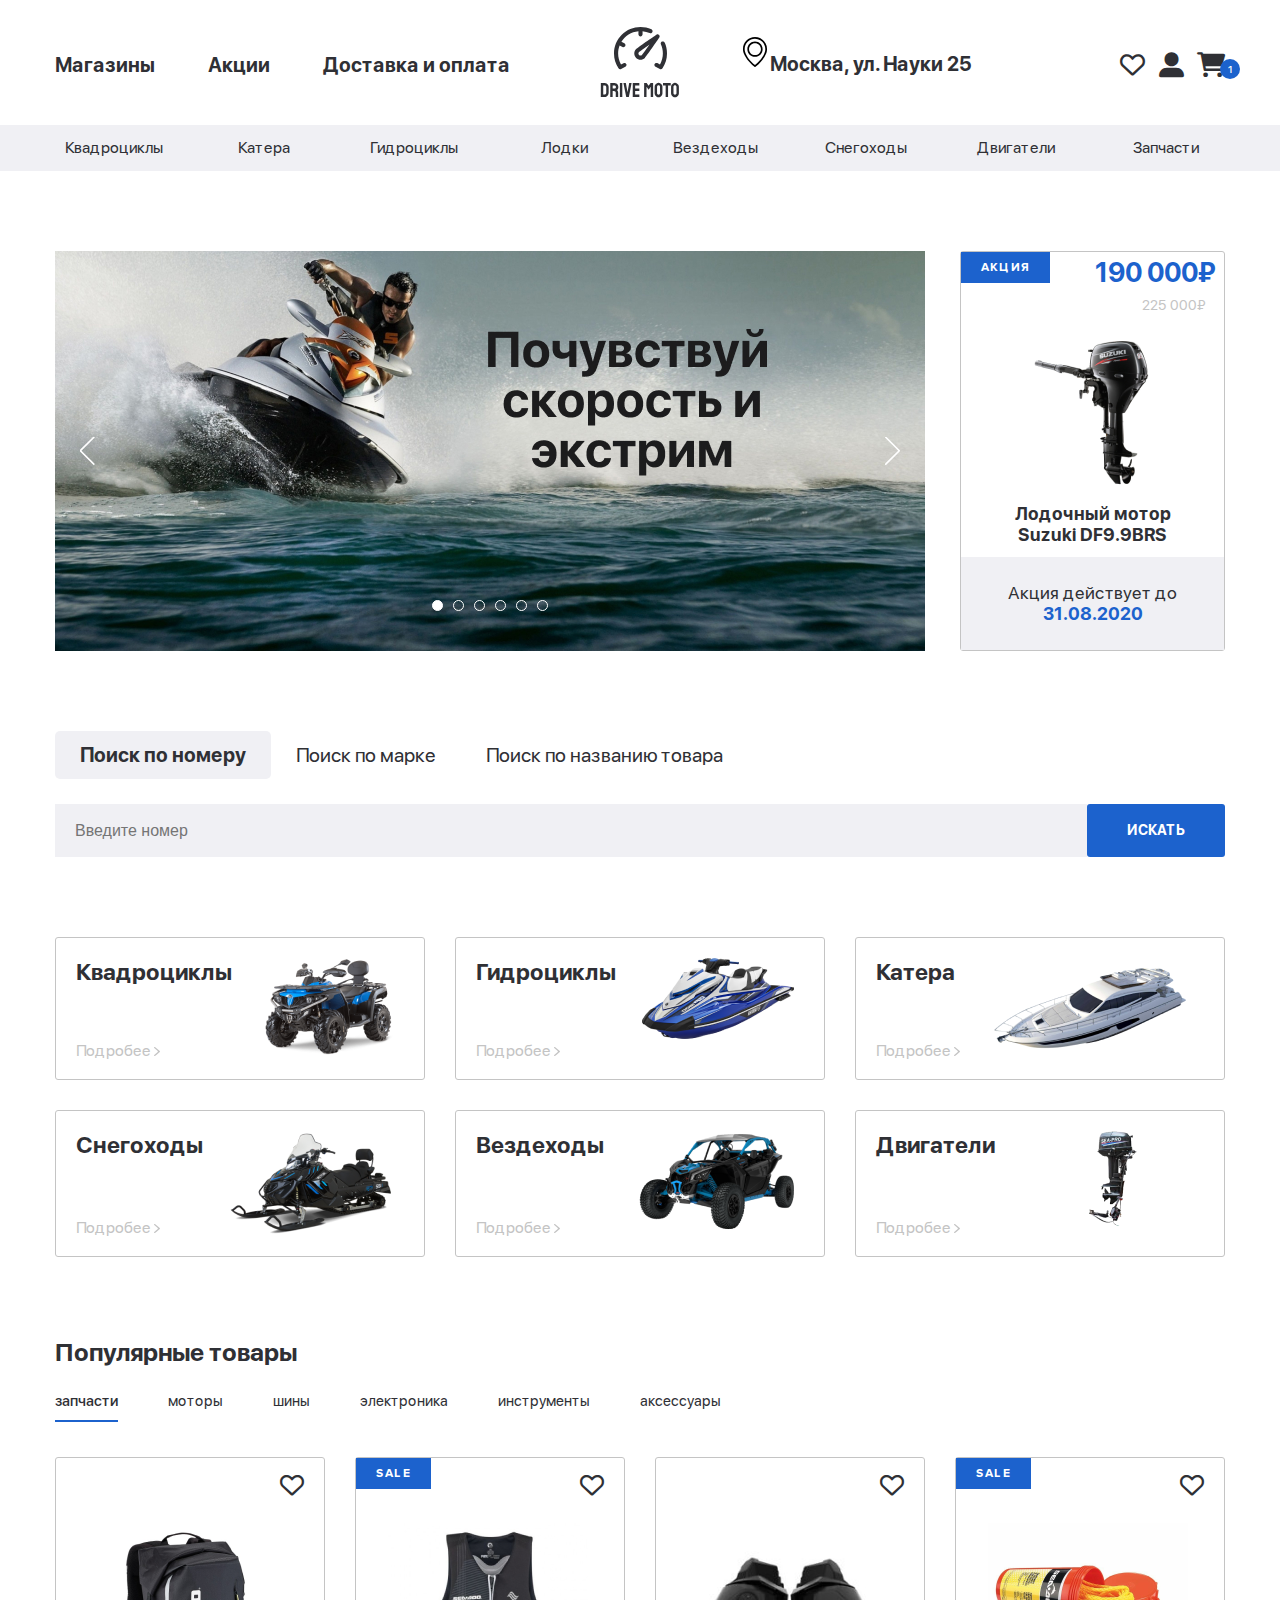
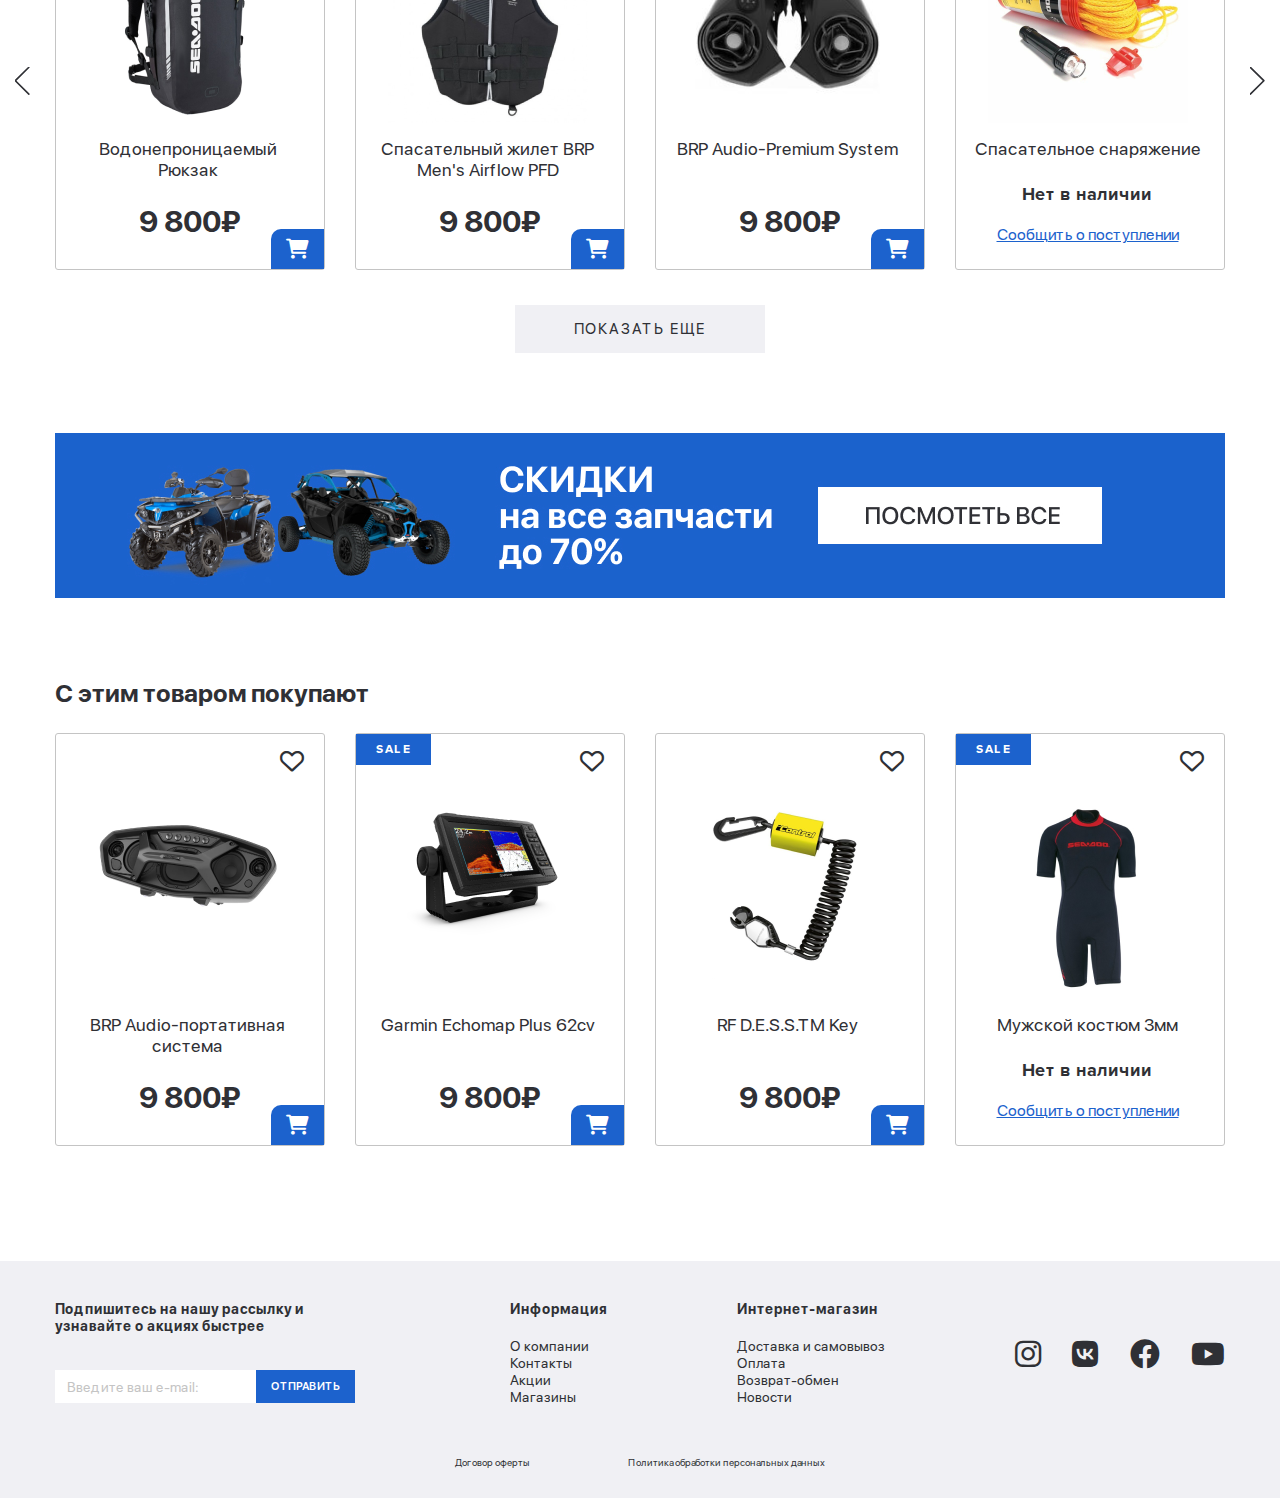
<file: index.html>
<!DOCTYPE html>
<html lang="ru">
<head>
  <meta charset="UTF-8">
  <meta http-equiv="X-UA-Compatible" content="IE=edge">
  <meta name="viewport" content="width=device-width, initial-scale=1.0">
  <title>HydroCycles</title>
  <link rel="stylesheet" href="css/reset.css">
  <link rel="stylesheet" href="css/all.min.css">
  <link rel="stylesheet" href="css/style.css">
</head>
<body>
  <header class="header">
    <div class="header-top">
      <div class="header-top__hamburger">
        <i class="fa-solid fa-bars"></i>
        <a class="header-top__logotype-phone" href="index.html"></a>
      </div>
      <ul class="header-top__menu-items">
        <li class="header-top__menu-item"><a href="#">Магазины</a></li>
        <li class="header-top__menu-item"><a href="#">Акции</a></li>
        <li class="header-top__menu-item"><a href="#">Доставка и оплата</a></li>
      </ul>
      <a class="header-top__logotype" href="index.html"></a>
      <div class="header-top__wrapper">
        <div class="header-top__address">Москва,  ул. Науки  25</div>
        <ul class="header-top__user-btns">
          <li class="header-top__user-btn favorite-btn">
            <i class="fa-regular fa-heart"></i>
          </li>
          <li class="header-top__user-btn user-btn">
            <i class="fa-solid fa-user-large"></i>
          </li>
          <li class="header-top__user-btn basket-btn">
            <i class="fa-solid fa-cart-shopping"></i>
            <div class="basket-btn__counter">1</div>
          </li>
        </ul>
      </div>
    </div>
    <div class="header-bottom">
      <ul class="header-bottom__menu-items">
        <li class="header-bottom__menu-item"><a href="hydrocycles.html">Квадроциклы</a></li>
        <li class="header-bottom__menu-item"><a href="hydrocycles.html">Катера</a></li>
        <li class="header-bottom__menu-item"><a href="hydrocycles.html">Гидроциклы</a></li>
        <li class="header-bottom__menu-item"><a href="hydrocycles.html">Лодки</a></li>
        <li class="header-bottom__menu-item"><a href="hydrocycles.html">Вездеходы</a></li>
        <li class="header-bottom__menu-item"><a href="hydrocycles.html">Снегоходы</a></li>
        <li class="header-bottom__menu-item"><a href="hydrocycles.html">Двигатели</a></li>
        <li class="header-bottom__menu-item"><a href="hydrocycles.html">Запчасти</a></li>
      </ul>
    </div>
  </header>

  <section class="main">
    <div class="main-banner">
      <div class="main-banner__wrapper">
        <img class="main-banner__wrapper-img" src="images/slider-banner1.jpg"></img>
        <img class="main-banner__wrapper-img" src="images/slider-banner1.jpg"></img>
        <img class="main-banner__wrapper-img" src="images/slider-banner1.jpg"></img>
        <img class="main-banner__wrapper-img" src="images/slider-banner1.jpg"></img>
        <img class="main-banner__wrapper-img" src="images/slider-banner1.jpg"></img>
        <img class="main-banner__wrapper-img" src="images/slider-banner1.jpg"></img>
      </div>
      <ul class="main-banner__dots">
        <li class="main-banner__dot"></li>
        <li class="main-banner__dot"></li>
        <li class="main-banner__dot"></li>
        <li class="main-banner__dot"></li>
        <li class="main-banner__dot"></li>
        <li class="main-banner__dot"></li>
      </ul>
      <div class="main-banner__arrow-left"></div>
      <div class="main-banner__arrow-right"></div>
    </div>

    <div class="main-stock">
      <div class="main-stock__status">Акция</div>
      <div class="main-stock__price">
        190 000&#8381;
        <div class="main-stock__price-old">225 000&#8381;</div>
      </div>
      <img class="main-stock__img" src="images/engine.png"></img>
      <h3 class="main-stock__title">Лодочный мотор Suzuki DF9.9BRS</h3>
      <div class="main-stock__info">
        Акция действует до
        <div class="main-stock__info-date">31.08.2020</div>
      </div>
    </div>
  </section>

  <section class="search">
    <ul class="search-categories">
      <li class="search-category">Поиск по  номеру</li>
      <li class="search-category search-category_active">Поиск по марке</li>
      <li class="search-category">Поиск по названию товара</li>
    </ul>
    <div class="search-content">
      <input class="search-content__input-text" type="text" placeholder="Введите номер">
      <div class="search-content__btn-search">Искать</div>
    </div>
    <div class="search-content search-content_active">
      <input class="search-content__input-text" type="text" placeholder="Введите марку">
      <div class="search-content__btn-search">Искать</div>
    </div>
    <div class="search-content">
      <input class="search-content__input-text" type="text" placeholder="Введите название товара">
      <div class="search-content__btn-search">Искать</div>
    </div>
  </section>

  <section class="categories">
    <a href="hydrocycles.html"class="categories-item">
      <div class="categories-item__wrapper">
        <div class="categories-item__title">Квадроциклы</div>
        <div class="categories-item__more">
          Подробее
          <img src="images/arrow-more.svg" alt="">
        </div>
      </div>
      <div class="categories-item__img">
        <img src="images/quadrocycles.png" alt="">
      </div>
    </a>
    <a href="hydrocycles.html"class="categories-item">
      <div class="categories-item__wrapper">
        <div class="categories-item__title">Гидроциклы</div>
        <div class="categories-item__more">
          Подробее
          <img src="images/arrow-more.svg" alt="">
        </div>
      </div>
      <div class="categories-item__img">
        <img src="images/hydrocycles.png" alt="">
      </div>
    </a>
    <a href="hydrocycles.html"class="categories-item">
      <div class="categories-item__wrapper">
        <div class="categories-item__title">Катера</div>
        <div class="categories-item__more">
          Подробее
          <img src="images/arrow-more.svg" alt="">
        </div>
      </div>
      <div class="categories-item__img">
        <img src="images/boat.png" alt="">
      </div>
    </a>
    <a href="hydrocycles.html"class="categories-item">
      <div class="categories-item__wrapper">
        <div class="categories-item__title">Снегоходы</div>
        <div class="categories-item__more">
          Подробее
          <img src="images/arrow-more.svg" alt="">
        </div>
      </div>
      <div class="categories-item__img">
        <img src="images/snowcycles.png" alt="">
      </div>
    </a>
    <a href="hydrocycles.html"class="categories-item">
      <div class="categories-item__wrapper">
        <div class="categories-item__title">Вездеходы</div>
        <div class="categories-item__more">
          Подробее
          <img src="images/arrow-more.svg" alt="">
        </div>
      </div>
      <div class="categories-item__img">
        <img src="images/allTerain.png" alt="">
      </div>
    </a>
    <a href="hydrocycles.html"class="categories-item">
      <div class="categories-item__wrapper">
        <div class="categories-item__title">Двигатели</div>
        <div class="categories-item__more">
          Подробее
          <img src="images/arrow-more.svg" alt="">
        </div>
      </div>
      <div class="categories-item__img">
        <img src="images/engines.png" alt="">
      </div>
    </a>
  </section>

  <section class="popular-goods goods">
    <h2 class="popular-goods__title goods__title">Популярные товары</h2>
    <ul class="popular-goods__categories goods__categories">
      <li class="popular-goods__category goods__category popular-goods__category_active goods__category_active">запчасти</li>
      <li class="popular-goods__category goods__category">моторы</li>
      <li class="popular-goods__category goods__category">шины</li>
      <li class="popular-goods__category goods__category">электроника</li>
      <li class="popular-goods__category goods__category">инструменты</li>
      <li class="popular-goods__category goods__category">аксессуары</li>
    </ul>
    <div class="popular-goods__wrapper goods__wrapper">
      <ul class="popular-goods__items goods__items flex">
        <li class="popular-goods__item goods__item">
          <div class="popular-goods__item-status goods__item-status hide">Sale</div>
          <div class="popular-goods__item-favorite-btn goods__item-favorite-btn">
            <i class="fa-regular fa-heart"></i>
          </div>
          <div class="popular-goods__item-img goods__item-img">
            <div class="popular-goods__item-view-product goods__item-view-product">посмотреть товар</div>
            <img src="images/product1.png" alt="product1">
          </div>
          <div class="popular-goods__item-title goods__item-title">
            Водонепроницаемый Рюкзак
          </div>
          <div class="popular-goods__item-price goods__item-price">
            9 800&#8381;
          </div>
          <div class="popular-goods__item-add-btn goods__item-add-btn">
            <i class="fa-solid fa-cart-shopping"></i>
          </div>
        </li>
        <li class="popular-goods__item goods__item">
          <div class="popular-goods__item-status goods__item-status">Sale</div>
          <div class="popular-goods__item-favorite-btn goods__item-favorite-btn">
            <i class="fa-regular fa-heart"></i>
          </div>
          <div class="popular-goods__item-img goods__item-img">
            <div class="popular-goods__item-view-product goods__item-view-product">посмотреть товар</div>
            <img src="images/product2.png" alt="product1">
          </div>
          <div class="popular-goods__item-title goods__item-title">
            Спасательный жилет BRP Men's Airflow PFD
          </div>
          <div class="popular-goods__item-price goods__item-price">
            9 800&#8381;
          </div>
          <div class="popular-goods__item-add-btn goods__item-add-btn">
            <i class="fa-solid fa-cart-shopping"></i>
          </div>
        </li>
        <li class="popular-goods__item goods__item">
          <div class="popular-goods__item-status goods__item-status hide">Sale</div>
          <div class="popular-goods__item-favorite-btn goods__item-favorite-btn">
            <i class="fa-regular fa-heart"></i>
          </div>
          <div class="popular-goods__item-img goods__item-img">
            <div class="popular-goods__item-view-product goods__item-view-product">посмотреть товар</div>
            <img src="images/product3.png" alt="product1">
          </div>
          <div class="popular-goods__item-title goods__item-title">
            BRP Audio-Premium System
          </div>
          <div class="popular-goods__item-price goods__item-price">
            9 800&#8381;
          </div>
          <div class="popular-goods__item-add-btn goods__item-add-btn">
            <i class="fa-solid fa-cart-shopping"></i>
          </div>
        </li>
        <li class="popular-goods__item goods__item">
          <div class="popular-goods__item-status goods__item-status">Sale</div>
          <div class="popular-goods__item-favorite-btn goods__item-favorite-btn">
            <i class="fa-regular fa-heart"></i>
          </div>
          <div class="popular-goods__item-img goods__item-img">
            <div class="popular-goods__item-view-product goods__item-view-product">посмотреть товар</div>
            <img src="images/product4.png" alt="product1">
          </div>
          <div class="popular-goods__item-title goods__item-title">
            Спасательное снаряжение
          </div>
          <div class="popular-goods__item-price goods__item-price sold-out">
            Нет в наличии
          </div>
          <div class="popular-goods__item-add-btn goods__item-add-btn sold-out-btn">
            <a href="#">Сообщить о поступлении</a>
          </div>
        </li>
      </ul>
      <ul class="popular-goods__items goods__items">
        <li class="popular-goods__item goods__item">
          <div class="popular-goods__item-status goods__item-status hide">Sale</div>
          <div class="popular-goods__item-favorite-btn goods__item-favorite-btn">
            <i class="fa-regular fa-heart"></i>
          </div>
          <div class="popular-goods__item-img goods__item-img">
            <div class="popular-goods__item-view-product goods__item-view-product">посмотреть товар</div>
            <img src="images/product1.png" alt="product1">
          </div>
          <div class="popular-goods__item-title goods__item-title">
            Водонепроницаемый Рюкзак
          </div>
          <div class="popular-goods__item-price goods__item-price">
            9 800&#8381;
          </div>
          <div class="popular-goods__item-add-btn goods__item-add-btn">
            <i class="fa-solid fa-cart-shopping"></i>
          </div>
        </li>
        <li class="popular-goods__item goods__item">
          <div class="popular-goods__item-status goods__item-status">Sale</div>
          <div class="popular-goods__item-favorite-btn goods__item-favorite-btn">
            <i class="fa-regular fa-heart"></i>
          </div>
          <div class="popular-goods__item-img goods__item-img">
            <div class="popular-goods__item-view-product goods__item-view-product">посмотреть товар</div>
            <img src="images/product2.png" alt="product1">
          </div>
          <div class="popular-goods__item-title goods__item-title">
            Спасательный жилет BRP Men's Airflow PFD
          </div>
          <div class="popular-goods__item-price goods__item-price">
            9 800&#8381;
          </div>
          <div class="popular-goods__item-add-btn goods__item-add-btn">
            <i class="fa-solid fa-cart-shopping"></i>
          </div>
        </li>
        <li class="popular-goods__item goods__item">
          <div class="popular-goods__item-status goods__item-status hide">Sale</div>
          <div class="popular-goods__item-favorite-btn goods__item-favorite-btn">
            <i class="fa-regular fa-heart"></i>
          </div>
          <div class="popular-goods__item-img goods__item-img">
            <div class="popular-goods__item-view-product goods__item-view-product">посмотреть товар</div>
            <img src="images/product3.png" alt="product1">
          </div>
          <div class="popular-goods__item-title goods__item-title">
            BRP Audio-Premium System
          </div>
          <div class="popular-goods__item-price goods__item-price">
            9 800&#8381;
          </div>
          <div class="popular-goods__item-add-btn goods__item-add-btn">
            <i class="fa-solid fa-cart-shopping"></i>
          </div>
        </li>
        <li class="popular-goods__item goods__item">
          <div class="popular-goods__item-status goods__item-status">Sale</div>
          <div class="popular-goods__item-favorite-btn goods__item-favorite-btn">
            <i class="fa-regular fa-heart"></i>
          </div>
          <div class="popular-goods__item-img goods__item-img">
            <div class="popular-goods__item-view-product goods__item-view-product">посмотреть товар</div>
            <img src="images/product4.png" alt="product1">
          </div>
          <div class="popular-goods__item-title goods__item-title">
            Спасательное снаряжение
          </div>
          <div class="popular-goods__item-price goods__item-price sold-out">
            Нет в наличии
          </div>
          <div class="popular-goods__item-add-btn goods__item-add-btn sold-out-btn">
            <a href="#">Сообщить о поступлении</a>
          </div>
        </li>
      </ul>
      <ul class="popular-goods__items goods__items">
        <li class="popular-goods__item goods__item">
          <div class="popular-goods__item-status goods__item-status hide">Sale</div>
          <div class="popular-goods__item-favorite-btn goods__item-favorite-btn">
            <i class="fa-regular fa-heart"></i>
          </div>
          <div class="popular-goods__item-img goods__item-img">
            <div class="popular-goods__item-view-product goods__item-view-product">посмотреть товар</div>
            <img src="images/product1.png" alt="product1">
          </div>
          <div class="popular-goods__item-title goods__item-title">
            Водонепроницаемый Рюкзак
          </div>
          <div class="popular-goods__item-price goods__item-price">
            9 800&#8381;
          </div>
          <div class="popular-goods__item-add-btn goods__item-add-btn">
            <i class="fa-solid fa-cart-shopping"></i>
          </div>
        </li>
        <li class="popular-goods__item goods__item">
          <div class="popular-goods__item-status goods__item-status">Sale</div>
          <div class="popular-goods__item-favorite-btn goods__item-favorite-btn">
            <i class="fa-regular fa-heart"></i>
          </div>
          <div class="popular-goods__item-img goods__item-img">
            <div class="popular-goods__item-view-product goods__item-view-product">посмотреть товар</div>
            <img src="images/product2.png" alt="product1">
          </div>
          <div class="popular-goods__item-title goods__item-title">
            Спасательный жилет BRP Men's Airflow PFD
          </div>
          <div class="popular-goods__item-price goods__item-price">
            9 800&#8381;
          </div>
          <div class="popular-goods__item-add-btn goods__item-add-btn">
            <i class="fa-solid fa-cart-shopping"></i>
          </div>
        </li>
        <li class="popular-goods__item goods__item">
          <div class="popular-goods__item-status goods__item-status hide">Sale</div>
          <div class="popular-goods__item-favorite-btn goods__item-favorite-btn">
            <i class="fa-regular fa-heart"></i>
          </div>
          <div class="popular-goods__item-img goods__item-img">
            <div class="popular-goods__item-view-product goods__item-view-product">посмотреть товар</div>
            <img src="images/product3.png" alt="product1">
          </div>
          <div class="popular-goods__item-title goods__item-title">
            BRP Audio-Premium System
          </div>
          <div class="popular-goods__item-price goods__item-price">
            9 800&#8381;
          </div>
          <div class="popular-goods__item-add-btn goods__item-add-btn">
            <i class="fa-solid fa-cart-shopping"></i>
          </div>
        </li>
        <li class="popular-goods__item goods__item">
          <div class="popular-goods__item-status goods__item-status">Sale</div>
          <div class="popular-goods__item-favorite-btn goods__item-favorite-btn">
            <i class="fa-regular fa-heart"></i>
          </div>
          <div class="popular-goods__item-img goods__item-img">
            <div class="popular-goods__item-view-product goods__item-view-product">посмотреть товар</div>
            <img src="images/product4.png" alt="product1">
          </div>
          <div class="popular-goods__item-title goods__item-title">
            Спасательное снаряжение
          </div>
          <div class="popular-goods__item-price goods__item-price sold-out">
            Нет в наличии
          </div>
          <div class="popular-goods__item-add-btn goods__item-add-btn sold-out-btn">
            <a href="#">Сообщить о поступлении</a>
          </div>
        </li>
      </ul>
      <ul class="popular-goods__items goods__items">
        <li class="popular-goods__item goods__item">
          <div class="popular-goods__item-status goods__item-status hide">Sale</div>
          <div class="popular-goods__item-favorite-btn goods__item-favorite-btn">
            <i class="fa-regular fa-heart"></i>
          </div>
          <div class="popular-goods__item-img goods__item-img">
            <div class="popular-goods__item-view-product goods__item-view-product">посмотреть товар</div>
            <img src="images/product1.png" alt="product1">
          </div>
          <div class="popular-goods__item-title goods__item-title">
            Водонепроницаемый Рюкзак
          </div>
          <div class="popular-goods__item-price goods__item-price">
            9 800&#8381;
          </div>
          <div class="popular-goods__item-add-btn goods__item-add-btn">
            <i class="fa-solid fa-cart-shopping"></i>
          </div>
        </li>
        <li class="popular-goods__item goods__item">
          <div class="popular-goods__item-status goods__item-status">Sale</div>
          <div class="popular-goods__item-favorite-btn goods__item-favorite-btn">
            <i class="fa-regular fa-heart"></i>
          </div>
          <div class="popular-goods__item-img goods__item-img">
            <div class="popular-goods__item-view-product goods__item-view-product">посмотреть товар</div>
            <img src="images/product2.png" alt="product1">
          </div>
          <div class="popular-goods__item-title goods__item-title">
            Спасательный жилет BRP Men's Airflow PFD
          </div>
          <div class="popular-goods__item-price goods__item-price">
            9 800&#8381;
          </div>
          <div class="popular-goods__item-add-btn goods__item-add-btn">
            <i class="fa-solid fa-cart-shopping"></i>
          </div>
        </li>
        <li class="popular-goods__item goods__item">
          <div class="popular-goods__item-status goods__item-status hide">Sale</div>
          <div class="popular-goods__item-favorite-btn goods__item-favorite-btn">
            <i class="fa-regular fa-heart"></i>
          </div>
          <div class="popular-goods__item-img goods__item-img">
            <div class="popular-goods__item-view-product goods__item-view-product">посмотреть товар</div>
            <img src="images/product3.png" alt="product1">
          </div>
          <div class="popular-goods__item-title goods__item-title">
            BRP Audio-Premium System
          </div>
          <div class="popular-goods__item-price goods__item-price">
            9 800&#8381;
          </div>
          <div class="popular-goods__item-add-btn goods__item-add-btn">
            <i class="fa-solid fa-cart-shopping"></i>
          </div>
        </li>
        <li class="popular-goods__item goods__item">
          <div class="popular-goods__item-status goods__item-status">Sale</div>
          <div class="popular-goods__item-favorite-btn goods__item-favorite-btn">
            <i class="fa-regular fa-heart"></i>
          </div>
          <div class="popular-goods__item-img goods__item-img">
            <div class="popular-goods__item-view-product goods__item-view-product">посмотреть товар</div>
            <img src="images/product4.png" alt="product1">
          </div>
          <div class="popular-goods__item-title goods__item-title">
            Спасательное снаряжение
          </div>
          <div class="popular-goods__item-price goods__item-price sold-out">
            Нет в наличии
          </div>
          <div class="popular-goods__item-add-btn goods__item-add-btn sold-out-btn">
            <a href="#">Сообщить о поступлении</a>
          </div>
        </li>
      </ul>
      <ul class="popular-goods__items goods__items">
        <li class="popular-goods__item goods__item">
          <div class="popular-goods__item-status goods__item-status hide">Sale</div>
          <div class="popular-goods__item-favorite-btn goods__item-favorite-btn">
            <i class="fa-regular fa-heart"></i>
          </div>
          <div class="popular-goods__item-img goods__item-img">
            <div class="popular-goods__item-view-product goods__item-view-product">посмотреть товар</div>
            <img src="images/product1.png" alt="product1">
          </div>
          <div class="popular-goods__item-title goods__item-title">
            Водонепроницаемый Рюкзак
          </div>
          <div class="popular-goods__item-price goods__item-price">
            9 800&#8381;
          </div>
          <div class="popular-goods__item-add-btn goods__item-add-btn">
            <i class="fa-solid fa-cart-shopping"></i>
          </div>
        </li>
        <li class="popular-goods__item goods__item">
          <div class="popular-goods__item-status goods__item-status">Sale</div>
          <div class="popular-goods__item-favorite-btn goods__item-favorite-btn">
            <i class="fa-regular fa-heart"></i>
          </div>
          <div class="popular-goods__item-img goods__item-img">
            <div class="popular-goods__item-view-product goods__item-view-product">посмотреть товар</div>
            <img src="images/product2.png" alt="product1">
          </div>
          <div class="popular-goods__item-title goods__item-title">
            Спасательный жилет BRP Men's Airflow PFD
          </div>
          <div class="popular-goods__item-price goods__item-price">
            9 800&#8381;
          </div>
          <div class="popular-goods__item-add-btn goods__item-add-btn">
            <i class="fa-solid fa-cart-shopping"></i>
          </div>
        </li>
        <li class="popular-goods__item goods__item">
          <div class="popular-goods__item-status goods__item-status hide">Sale</div>
          <div class="popular-goods__item-favorite-btn goods__item-favorite-btn">
            <i class="fa-regular fa-heart"></i>
          </div>
          <div class="popular-goods__item-img goods__item-img">
            <div class="popular-goods__item-view-product goods__item-view-product">посмотреть товар</div>
            <img src="images/product3.png" alt="product1">
          </div>
          <div class="popular-goods__item-title goods__item-title">
            BRP Audio-Premium System
          </div>
          <div class="popular-goods__item-price goods__item-price">
            9 800&#8381;
          </div>
          <div class="popular-goods__item-add-btn goods__item-add-btn">
            <i class="fa-solid fa-cart-shopping"></i>
          </div>
        </li>
        <li class="popular-goods__item goods__item">
          <div class="popular-goods__item-status goods__item-status">Sale</div>
          <div class="popular-goods__item-favorite-btn goods__item-favorite-btn">
            <i class="fa-regular fa-heart"></i>
          </div>
          <div class="popular-goods__item-img goods__item-img">
            <div class="popular-goods__item-view-product goods__item-view-product">посмотреть товар</div>
            <img src="images/product4.png" alt="product1">
          </div>
          <div class="popular-goods__item-title goods__item-title">
            Спасательное снаряжение
          </div>
          <div class="popular-goods__item-price goods__item-price sold-out">
            Нет в наличии
          </div>
          <div class="popular-goods__item-add-btn goods__item-add-btn sold-out-btn">
            <a href="#">Сообщить о поступлении</a>
          </div>
        </li>
      </ul>
      <ul class="popular-goods__items goods__items">
        <li class="popular-goods__item goods__item">
          <div class="popular-goods__item-status goods__item-status hide">Sale</div>
          <div class="popular-goods__item-favorite-btn goods__item-favorite-btn">
            <i class="fa-regular fa-heart"></i>
          </div>
          <div class="popular-goods__item-img goods__item-img">
            <div class="popular-goods__item-view-product goods__item-view-product">посмотреть товар</div>
            <img src="images/product1.png" alt="product1">
          </div>
          <div class="popular-goods__item-title goods__item-title">
            Водонепроницаемый Рюкзак
          </div>
          <div class="popular-goods__item-price goods__item-price">
            9 800&#8381;
          </div>
          <div class="popular-goods__item-add-btn goods__item-add-btn">
            <i class="fa-solid fa-cart-shopping"></i>
          </div>
        </li>
        <li class="popular-goods__item goods__item">
          <div class="popular-goods__item-status goods__item-status">Sale</div>
          <div class="popular-goods__item-favorite-btn goods__item-favorite-btn">
            <i class="fa-regular fa-heart"></i>
          </div>
          <div class="popular-goods__item-img goods__item-img">
            <div class="popular-goods__item-view-product goods__item-view-product">посмотреть товар</div>
            <img src="images/product2.png" alt="product1">
          </div>
          <div class="popular-goods__item-title goods__item-title">
            Спасательный жилет BRP Men's Airflow PFD
          </div>
          <div class="popular-goods__item-price goods__item-price">
            9 800&#8381;
          </div>
          <div class="popular-goods__item-add-btn goods__item-add-btn">
            <i class="fa-solid fa-cart-shopping"></i>
          </div>
        </li>
        <li class="popular-goods__item goods__item">
          <div class="popular-goods__item-status goods__item-status hide">Sale</div>
          <div class="popular-goods__item-favorite-btn goods__item-favorite-btn">
            <i class="fa-regular fa-heart"></i>
          </div>
          <div class="popular-goods__item-img goods__item-img">
            <div class="popular-goods__item-view-product goods__item-view-product">посмотреть товар</div>
            <img src="images/product3.png" alt="product1">
          </div>
          <div class="popular-goods__item-title goods__item-title">
            BRP Audio-Premium System
          </div>
          <div class="popular-goods__item-price goods__item-price">
            9 800&#8381;
          </div>
          <div class="popular-goods__item-add-btn goods__item-add-btn">
            <i class="fa-solid fa-cart-shopping"></i>
          </div>
        </li>
        <li class="popular-goods__item goods__item">
          <div class="popular-goods__item-status goods__item-status">Sale</div>
          <div class="popular-goods__item-favorite-btn goods__item-favorite-btn">
            <i class="fa-regular fa-heart"></i>
          </div>
          <div class="popular-goods__item-img goods__item-img">
            <div class="popular-goods__item-view-product goods__item-view-product">посмотреть товар</div>
            <img src="images/product4.png" alt="product1">
          </div>
          <div class="popular-goods__item-title goods__item-title">
            Спасательное снаряжение
          </div>
          <div class="popular-goods__item-price goods__item-price sold-out">
            Нет в наличии
          </div>
          <div class="popular-goods__item-add-btn goods__item-add-btn sold-out-btn">
            <a href="#">Сообщить о поступлении</a>
          </div>
        </li>
      </ul>
      <div class="popular-goods__arrow-left goods__arrow-left"></div>
      <div class="popular-goods__arrow-right goods__arrow-right"></div>
    </div>
    <div class="popular-goods__btn-show-more goods__btn-show-more">Показать еще</div>
  </section>

  <div class="banner">
    <img src="images/adv-banner.jpg" alt="">
  </div>

  <section class="also-buy goods">
    <h2 class="also-buy__title goods__title">С этим товаром покупают</h2>
    <div class="also-buy__wrapper goods__wrapper">
      <ul class="also-buy__items goods__items flex">
        <li class="also-buy__item goods__item">
          <div class="also-buy__item-status goods__item-status hide">Sale</div>
          <div class="also-buy__item-favorite-btn goods__item-favorite-btn">
            <i class="fa-regular fa-heart"></i>
          </div>
          <div class="also-buy__item-img goods__item-img">
            <div class="also-buy__item-view-product goods__item-view-product">посмотреть товар</div>
            <img src="images/product5.png" alt="product1">
          </div>
          <div class="also-buy__item-title goods__item-title">
            BRP Audio-портативная система
          </div>
          <div class="also-buy__item-price goods__item-price">
            9 800&#8381;
          </div>
          <div class="also-buy__item-add-btn goods__item-add-btn">
            <i class="fa-solid fa-cart-shopping"></i>
          </div>
        </li>
        <li class="also-buy__item goods__item">
          <div class="also-buy__item-status goods__item-status">Sale</div>
          <div class="also-buy__item-favorite-btn goods__item-favorite-btn">
            <i class="fa-regular fa-heart"></i>
          </div>
          <div class="also-buy__item-img goods__item-img">
            <div class="also-buy__item-view-product goods__item-view-product">посмотреть товар</div>
            <img src="images/product6.png" alt="product1">
          </div>
          <div class="also-buy__item-title goods__item-title">
            Garmin Echomap Plus 62cv
          </div>
          <div class="also-buy__item-price goods__item-price">
            9 800&#8381;
          </div>
          <div class="also-buy__item-add-btn goods__item-add-btn">
            <i class="fa-solid fa-cart-shopping"></i>
          </div>
        </li>
        <li class="also-buy__item goods__item">
          <div class="also-buy__item-status goods__item-status hide">Sale</div>
          <div class="also-buy__item-favorite-btn goods__item-favorite-btn">
            <i class="fa-regular fa-heart"></i>
          </div>
          <div class="also-buy__item-img goods__item-img">
            <div class="also-buy__item-view-product goods__item-view-product">посмотреть товар</div>
            <img src="images/product7.png" alt="product1">
          </div>
          <div class="also-buy__item-title goods__item-title">
            RF D.E.S.S.TM Key
          </div>
          <div class="also-buy__item-price goods__item-price">
            9 800&#8381;
          </div>
          <div class="also-buy__item-add-btn goods__item-add-btn">
            <i class="fa-solid fa-cart-shopping"></i>
          </div>
        </li>
        <li class="also-buy__item goods__item">
          <div class="also-buy__item-status goods__item-status">Sale</div>
          <div class="also-buy__item-favorite-btn goods__item-favorite-btn">
            <i class="fa-regular fa-heart"></i>
          </div>
          <div class="also-buy__item-img goods__item-img">
            <div class="also-buy__item-view-product goods__item-view-product">посмотреть товар</div>
            <img src="images/product8.png" alt="product1">
          </div>
          <div class="also-buy__item-title goods__item-title">
            Мужской костюм 3мм
          </div>
          <div class="also-buy__item-price goods__item-price sold-out">
            Нет в наличии
          </div>
          <div class="also-buy__item-add-btn goods__item-add-btn sold-out-btn">
            <a href="#">Сообщить о поступлении</a>
          </div>
        </li>
      </ul>
    </div>
  </section>

  <footer class="footer">
    <div class="footer__wrapper">
      <form class="footer__submit">
        <div class="footer__submit-title">Подпишитесь на нашу рассылку 
          и узнавайте о акциях быстрее</div>
          <div class="footer__submit-inputs">
            <input type="email" name="footerEmail" class="footer__submit-input-email" placeholder="Введите ваш e-mail:"></input>
            <button class="footer__submit-input-btn">Отправить</button>
          </div>
      </form>
      <div class="footer__navigation">
        <div class="footer__navigation-info">
          <div class="footer__navigation-info-title dropDown-toggle"><a href="#">Информация</a></div>
          <ul class="footer__navigation-info-items dropDown-content">
            <li class="footer__navigation-info-item"><a href="#">О компании</a></li>
            <li class="footer__navigation-info-item"><a href="#">Контакты</a></li>
            <li class="footer__navigation-info-item"><a href="#">Акции</a></li>
            <li class="footer__navigation-info-item"><a href="#">Магазины</a></li>
          </ul>
        </div>
        <div class="footer__navigation-info">
          <div class="footer__navigation-info-title dropDown-toggle"><a href="#">Интернет-магазин</a></div>
          <ul class="footer__navigation-info-items dropDown-content">
            <li class="footer__navigation-info-item"><a href="#">Доставка и самовывоз</a></li>
            <li class="footer__navigation-info-item"><a href="#">Оплата</a></li>
            <li class="footer__navigation-info-item"><a href="#">Возврат-обмен</a></li>
            <li class="footer__navigation-info-item"><a href="#">Новости</a></li>
          </ul>
        </div>
        <ul class="footer__navigation-social-links">
          <li class="footer__navigation-social-link"><i class="fa-brands fa-instagram"></i></li>
          <li class="footer__navigation-social-link"><i class="fa-brands fa-vk"></i></li>
          <li class="footer__navigation-social-link"><i class="fa-brands fa-facebook"></i></li>
          <li class="footer__navigation-social-link"><i class="fa-brands fa-youtube"></i></li>
        </ul>
      </div>
    </div>
    <div class="footer__copuright">
      <a href="#" class="footer__copuright-offer">Договор оферты</a>
      <a href="#" class="footer__copuright-policy">Политика обработки персональных данных</a>
    </div>
  </footer>

  <script src="js/script.js" type="module"></script>
</body>
</html>
</file>
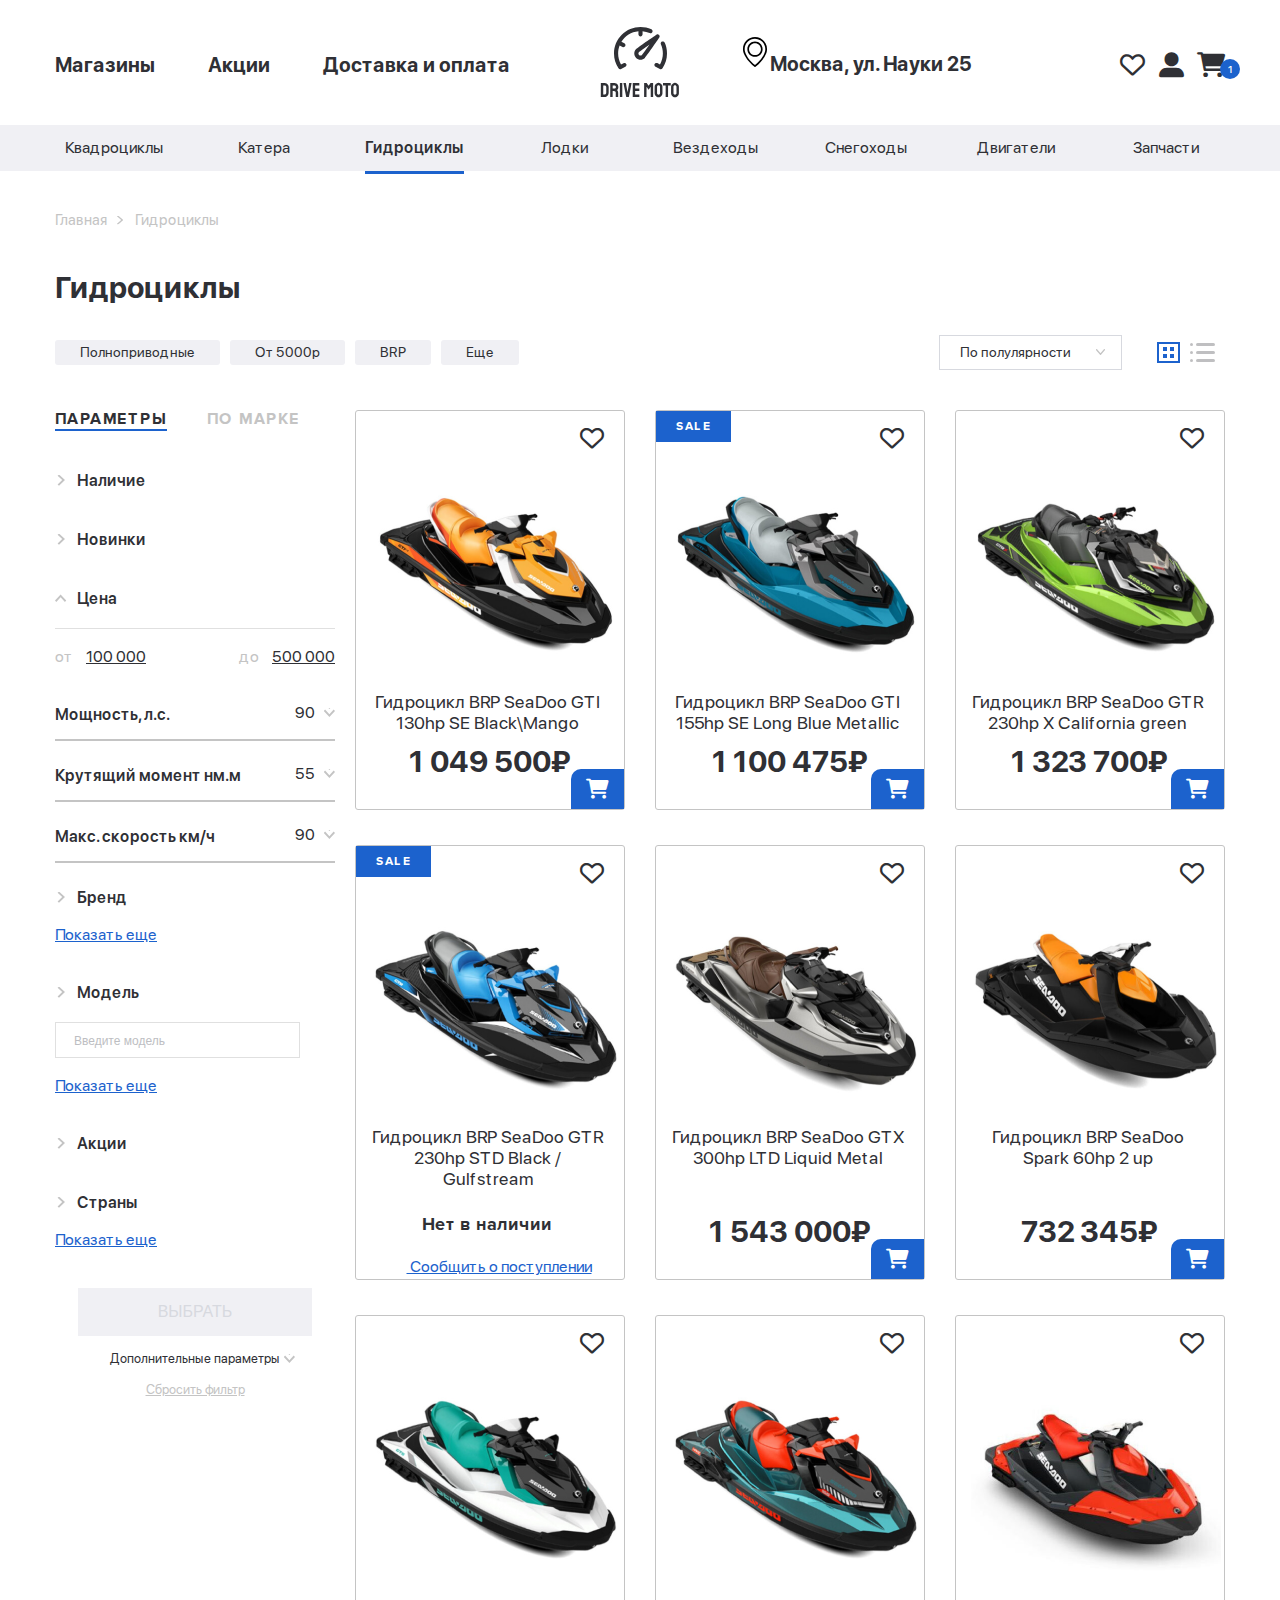
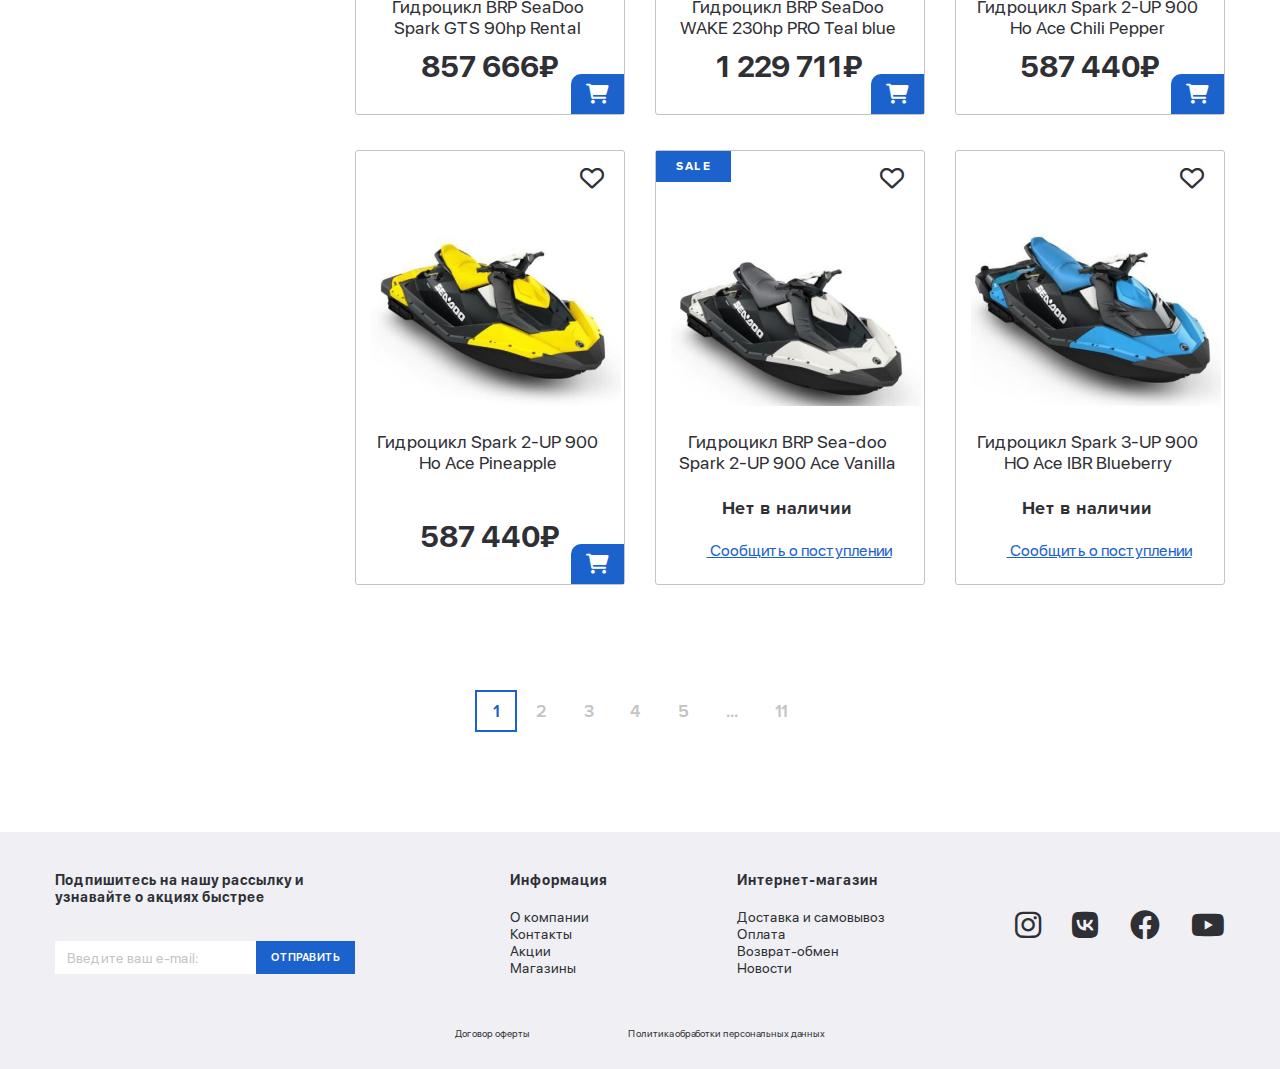
<file: catalog.html>
<!DOCTYPE html>
<html lang="en">
<head>
  <meta charset="UTF-8">
  <meta http-equiv="X-UA-Compatible" content="IE=edge">
  <meta name="viewport" content="width=device-width, initial-scale=1.0">
  <title>Catalog</title>
  <link rel="stylesheet" href="css/reset.css">
  <link rel="stylesheet" href="css/style.css">
</head>
<body>

  <header class="header">
    <div class="header-top">
      <div class="header-top__hamburger">
        <i class="fa-solid fa-bars"></i>
        <a class="header-top__logotype-phone" href="#"></a>
      </div>
      <ul class="header-top__menu-items">
        <li class="header-top__menu-item"><a href="#">Магазины</a></li>
        <li class="header-top__menu-item"><a href="#">Акции</a></li>
        <li class="header-top__menu-item"><a href="#">Доставка и оплата</a></li>
      </ul>
      <a class="header-top__logotype" href="#"></a>
      <div class="header-top__wrapper">
        <div class="header-top__address">Москва,  ул. Науки  25</div>
        <ul class="header-top__user-btns">
          <li class="header-top__user-btn favorite-btn">
            <i class="fa-regular fa-heart"></i>
          </li>
          <li class="header-top__user-btn user-btn">
            <i class="fa-solid fa-user-large"></i>
          </li>
          <li class="header-top__user-btn basket-btn">
            <i class="fa-solid fa-cart-shopping"></i>
            <div class="basket-btn__counter">1</div>
          </li>
        </ul>
      </div>
    </div>
    <div class="header-bottom">
      <ul class="header-bottom__menu-items">
        <li class="header-bottom__menu-item"><a href="#">Квадроциклы</a></li>
        <li class="header-bottom__menu-item"><a href="#">Катера</a></li>
        <li class="header-bottom__menu-item header-bottom__menu-item_active"><a href="catalog.html">Гидроциклы</a></li>
        <li class="header-bottom__menu-item"><a href="#">Лодки</a></li>
        <li class="header-bottom__menu-item"><a href="#">Вездеходы</a></li>
        <li class="header-bottom__menu-item"><a href="#">Снегоходы</a></li>
        <li class="header-bottom__menu-item"><a href="#">Двигатели</a></li>
        <li class="header-bottom__menu-item"><a href="#">Запчасти</a></li>
      </ul>
    </div>
  </header>

  <section class="crumb">
    <span class="crumb__item">Главная</span>
    <span class="crumb__item">Гидроциклы</span>
  </section>

  <section class="sorting">
    <div class="sorting__title">Гидроциклы</div>
    <div class="sorting__wrapper">
      <ul class="sorting__tags">
        <li class="sorting__tags-item">Полноприводные</li>
        <li class="sorting__tags-item">От 5000р</li>
        <li class="sorting__tags-item">BRP</li>
        <li class="sorting__tags-item">Еще</li>
      </ul>
      <div class="sorting__inner">
        <ul class="sorting__dropDownMenu">
          <li class="sorting__dropDownMenu-item">
            <a href="#">По полулярности</a>
          </li>
          <!-- <li class="sorting__dropDownMenu-item">
            <a href="#">По Цене</a>
          </li>
          <li class="sorting__dropDownMenu-item">
            <a href="#">По алфавиту</a>
          </li> -->
        </ul>
        <div class="sorting__square-btn active"></div>
        <div class="sorting__list-btn"></div>
      </div>
    </div>
  </section>

  <section class="goods-page">
    <form class="filter">
      <div class="filter__titles">
        <div class="filter__titles-parameters active">Параметры</div>
        <div class="filter__titles-model">по марке</div>
      </div>

      <div class="filter__availability filter-item-checkbox">
        <div class="filter__availability-title filter-item-checkbox__title">
          <img class="filter__availability-title-img filter-item-checkbox__img" src="images/icons/arrow-up.svg"></img>
          <div class="filter__availability-title-text filter-item-checkbox__text">Наличие</div>
        </div>
        <div class="filter__availability-label-wrapper filter-item-checkbox__label-wrapper">
          <label class="filter__availability-label filter-item-checkbox__label">
            <input class="filter__availability-input filter-item-checkbox__input" type="checkbox">В наличии
          </label>
          <label class="filter__availability-label filter-item-checkbox__label">
            <input class="filter__availability-input filter-item-checkbox__input" type="checkbox">Под заказ
          </label>
        </div>
      </div>

      <div class="filter__news filter-item-checkbox">
        <div class="filter__news-title filter-item-checkbox__title">
          <img class="filter__news-title-img filter-item-checkbox__img" src="images/icons/arrow-up.svg"></img>
          <div class="filter__news-title-text filter-item-checkbox__text">Новинки</div>
        </div>
        <div class="filter__news-label-wrapper filter-item-checkbox__label-wrapper">
          <label class="filter__news-label filter-item-checkbox__label">
            <input class="filter__news-input filter-item-checkbox__input" type="checkbox">Все
          </label>
          <label class="filter__news-label filter-item-checkbox__label">
            <input class="filter__news-input filter-item-checkbox__input" type="checkbox">Новинки
          </label>
          <label class="filter__news-label filter-item-checkbox__label">
            <input class="filter__news-input filter-item-checkbox__input" type="checkbox">Акции
          </label>
        </div>
      </div>

      <div class="filter__price">
        <div class="filter__price-title">
          <img class="filter__price-title-img" src="images/icons/arrow-up.svg">
          <div class="filter__price-title-text">Цена</div>
        </div>
        <div class="filter__price-range"></div>
        <div class="filter__price-differences">
          <div class="filter__price-differences-from">от <span>100 000</span></div>
          <div class="filter__price-differences-to">до <span>500 000</span></div>
        </div>
      </div>

      <ul class="filter__engine">
        <li class="filter__engine-power">
          <div class="filter__engine-power-title filter__engine-title">Мощность, л.с.</div>
          <ul class="filter__engine-power-value filter__engine-value">
            <li>90</li>
            <!-- <li></li>
            <li></li>
            <li></li>
            <li></li> -->
          </ul>
        </li>
        <li class="filter__engine-torque">
          <div class="filter__engine-torque-title filter__engine-title">Крутящий момент нм.м</div>
          <ul class="filter__engine-torque-value filter__engine-value">
            <li>55</li>
            <!-- <li></li>
            <li></li>
            <li></li>
            <li></li> -->
          </ul>
        </li>
        <li class="filter__engine-speed">
          <div class="filter__engine-speed-title filter__engine-title">Макс. скорость км/ч</div>
          <ul class="filter__engine-speed-value filter__engine-value">
            <li>90</li>
            <!-- <li></li>
            <li></li>
            <li></li>
            <li></li> -->
          </ul>
        </li>
      </ul>

      <div class="filter__brand filter-item-checkbox">
        <div class="filter__brand-title filter-item-checkbox__title">
          <img class="filter__brand-img filter-item-checkbox__img" src="images/icons/arrow-up.svg"></img>
          <div class="filter__brand-text filter-item-checkbox__text">Бренд</div>
        </div>
        <div class="filter__brand-wrapper filter-item-checkbox__label-wrapper">
          <label class="filter__brand-label filter-item-checkbox__label">
            <input class="filter__brand-input filter-item-checkbox__input" type="checkbox">BRP
          </label>
          <label class="filter__brand-label filter-item-checkbox__label">
            <input class="filter__brand-input filter-item-checkbox__input" type="checkbox">Spark 2
          </label>
          <label class="filter__brand-label filter-item-checkbox__label">
            <input class="filter__brand-input filter-item-checkbox__input" type="checkbox">Spark 3
          </label>
        </div>
        <div class="filter__show-more">Показать еще</div>
      </div>

      <div class="filter__model filter-item-checkbox">
        <div class="filter__model-title filter-item-checkbox__title">
          <img class="filter__model-img filter-item-checkbox__img" src="images/icons/arrow-up.svg"></img>
          <div class="filter__model-text filter-item-checkbox__text">Модель</div>
        </div>
        <input class="filter-item-checkbox__search" type="text" placeholder="Введите модель">
        <div class="filter__model-wrapper filter-item-checkbox__label-wrapper">
          <label class="filter__model-label filter-item-checkbox__label">
            <input class="filter__model-input filter-item-checkbox__input" type="checkbox">Sea-doo Spark 2
          </label>
          <label class="filter__model-label filter-item-checkbox__label">
            <input class="filter__model-input filter-item-checkbox__input" type="checkbox">SeaDoo Spark 90 
          </label>
          <label class="filter__model-label filter-item-checkbox__label">
            <input class="filter__model-input filter-item-checkbox__input" type="checkbox">SeaDoo GTI 155
          </label>
          <label class="filter__model-label filter-item-checkbox__label">
            <input class="filter__model-input filter-item-checkbox__input" type="checkbox">SeaDoo GTR 230
          </label>
        </div>
        <div class="filter__show-more">Показать еще</div>
      </div>

      <div class="filter__stock filter-item-checkbox">
        <div class="filter__stock-title filter-item-checkbox__title">
          <img class="filter__stock-img filter-item-checkbox__img" src="images/icons/arrow-up.svg"></img>
          <div class="filter__stock-text filter-item-checkbox__text">Акции</div>
        </div>
        <ul class="filter__stock-items">
          <li class="filter__stock-item filter__stock-item_sale">SALE</li>
          <li class="filter__stock-item filter__stock-item_new notAvailibialy">NEW</li>
          <li class="filter__stock-item filter__stock-item_hit notAvailibialy">HIT</li>
          <li class="filter__stock-item filter__stock-item_diller">ДИЛЕР</li>
        </ul>
      </div>

      <div class="filter__country filter-item-checkbox">
        <div class="filter__country-title filter-item-checkbox__title">
          <img class="filter__country-img filter-item-checkbox__img" src="images/icons/arrow-up.svg"></img>
          <div class="filter__country-text filter-item-checkbox__text">Страны</div>
        </div>
        <div class="filter__country-wrapper filter-item-checkbox__label-wrapper">
          <label class="filter__country-label filter-item-checkbox__label">
            <input class="filter__country-input filter-item-checkbox__input" type="checkbox">Россия
          </label>
          <label class="filter__country-label filter-item-checkbox__label">
            <input class="filter__country-input filter-item-checkbox__input" type="checkbox">Германия
          </label>
          <label class="filter__country-label filter-item-checkbox__label">
            <input class="filter__country-input filter-item-checkbox__input" type="checkbox">Китай
          </label>
          <label class="filter__country-label filter-item-checkbox__label">
            <input class="filter__country-input filter-item-checkbox__input" type="checkbox">CША
          </label>
        </div>
        <div class="filter__show-more">Показать еще</div>
      </div>

      <button class="filter__btn">ВЫБРАТЬ</button>
      <div class="filter__moreParameters">Дополнительные параметры</div>
      <div class="filter__reset">Сбросить фильтр</div>
    </form>
    <ul class="goods__items goods__items_flex">
      <li class="goods__item">
        <div class="goods__item-status hide">Sale</div>
        <div class="goods__item-favorite-btn">
          <i class="fa-regular fa-heart"></i>
        </div>
        <div class="goods__item-img">
          <div class="goods__item-view-product">посмотреть товар</div>
          <img src="images/hydrocycles/hydrocycle1.png" alt="product1">
        </div>
        <div class="goods__item-title">
          Гидроцикл BRP SeaDoo GTI 130hp SE Black\Mango
        </div>
        <div class="goods__item-price">
          1 049 500&#8381;
        </div>
        <div class="goods__item-add-btn">
          <i class="fa-solid fa-cart-shopping"></i>
        </div>
      </li>
      <li class="goods__item">
        <div class="goods__item-status">Sale</div>
        <div class="goods__item-favorite-btn">
          <i class="fa-regular fa-heart"></i>
        </div>
        <div class="goods__item-img">
          <div class="goods__item-view-product">посмотреть товар</div>
          <img src="images/hydrocycles/hydrocycle2.png" alt="product1">
        </div>
        <div class="goods__item-title">
          Гидроцикл BRP SeaDoo GTI 155hp SE Long Blue Metallic
        </div>
        <div class="goods__item-price">
          1 100 475&#8381;
        </div>
        <div class="goods__item-add-btn">
          <i class="fa-solid fa-cart-shopping"></i>
        </div>
      </li>
      <li class="goods__item">
        <div class="goods__item-status hide">Sale</div>
        <div class="goods__item-favorite-btn">
          <i class="fa-regular fa-heart"></i>
        </div>
        <div class="goods__item-img">
          <div class="goods__item-view-product">посмотреть товар</div>
          <img src="images/hydrocycles/hydrocycle3.png" alt="product1">
        </div>
        <div class="goods__item-title">
          Гидроцикл BRP SeaDoo GTR 230hp X California green 
        </div>
        <div class="goods__item-price">
          1 323 700&#8381;
        </div>
        <div class="goods__item-add-btn">
          <i class="fa-solid fa-cart-shopping"></i>
        </div>
      </li>
      <li class="goods__item">
        <div class="goods__item-status">Sale</div>
        <div class="goods__item-favorite-btn">
          <i class="fa-regular fa-heart"></i>
        </div>
        <div class="goods__item-img">
          <div class="goods__item-view-product">посмотреть товар</div>
          <img src="images/hydrocycles/hydrocycle4.png" alt="product1">
        </div>
        <div class="goods__item-title">
          Гидроцикл BRP SeaDoo GTR 230hp STD Black / Gulfstream
        </div>
        <div class="goods__item-price sold-out">
          Нет в наличии
        </div>
        <div class="goods__item-add-btn sold-out-btn">
          <i class="fa-solid fa-cart-shopping"></i>
          Сообщить о поступлении
        </div>
      </li>
      <li class="goods__item">
        <div class="goods__item-status hide">Sale</div>
        <div class="goods__item-favorite-btn">
          <i class="fa-regular fa-heart"></i>
        </div>
        <div class="goods__item-img">
          <div class="goods__item-view-product">посмотреть товар</div>
          <img src="images/hydrocycles/hydrocycle5.png" alt="product1">
        </div>
        <div class="goods__item-title">
          Гидроцикл BRP SeaDoo GTX 300hp LTD Liquid Metal
        </div>
        <div class="goods__item-price">
          1 543 000&#8381;
        </div>
        <div class="goods__item-add-btn">
          <i class="fa-solid fa-cart-shopping"></i>
        </div>
      </li>
      <li class="goods__item">
        <div class="goods__item-status hide">Sale</div>
        <div class="goods__item-favorite-btn">
          <i class="fa-regular fa-heart"></i>
        </div>
        <div class="goods__item-img">
          <div class="goods__item-view-product">посмотреть товар</div>
          <img src="images/hydrocycles/hydrocycle6.png" alt="product1">
        </div>
        <div class="goods__item-title">
          Гидроцикл BRP SeaDoo Spark 60hp 2 up
        </div>
        <div class="goods__item-price">
          732 345&#8381;
        </div>
        <div class="goods__item-add-btn">
          <i class="fa-solid fa-cart-shopping"></i>
        </div>
      </li>
      <li class="goods__item">
        <div class="goods__item-status hide">Sale</div>
        <div class="goods__item-favorite-btn">
          <i class="fa-regular fa-heart"></i>
        </div>
        <div class="goods__item-img">
          <div class="goods__item-view-product">посмотреть товар</div>
          <img src="images/hydrocycles/hydrocycle7.png" alt="product1">
        </div>
        <div class="goods__item-title">
          Гидроцикл BRP SeaDoo Spark GTS 90hp Rental
        </div>
        <div class="goods__item-price">
          857 666&#8381;
        </div>
        <div class="goods__item-add-btn">
          <i class="fa-solid fa-cart-shopping"></i>
        </div>
      </li>
      <li class="goods__item">
        <div class="goods__item-status hide">Sale</div>
        <div class="goods__item-favorite-btn">
          <i class="fa-regular fa-heart"></i>
        </div>
        <div class="goods__item-img">
          <div class="goods__item-view-product">посмотреть товар</div>
          <img src="images/hydrocycles/hydrocycle8.png" alt="product1">
        </div>
        <div class="goods__item-title">
          Гидроцикл BRP SeaDoo WAKE 230hp PRO Teal blue
        </div>
        <div class="goods__item-price">
          1 229 711&#8381;
        </div>
        <div class="goods__item-add-btn">
          <i class="fa-solid fa-cart-shopping"></i>
        </div>
      </li>
      <li class="goods__item">
        <div class="goods__item-status hide">Sale</div>
        <div class="goods__item-favorite-btn">
          <i class="fa-regular fa-heart"></i>
        </div>
        <div class="goods__item-img">
          <div class="goods__item-view-product">посмотреть товар</div>
          <img src="images/hydrocycles/hydrocycle9.png" alt="product1">
        </div>
        <div class="goods__item-title">
          Гидроцикл Spark 2-UP 900 Ho Ace Chili Pepper
        </div>
        <div class="goods__item-price">
          587 440&#8381;
        </div>
        <div class="goods__item-add-btn">
          <i class="fa-solid fa-cart-shopping"></i>
        </div>
      </li>
      <li class="goods__item">
        <div class="goods__item-status hide">Sale</div>
        <div class="goods__item-favorite-btn">
          <i class="fa-regular fa-heart"></i>
        </div>
        <div class="goods__item-img">
          <div class="goods__item-view-product">посмотреть товар</div>
          <img src="images/hydrocycles/hydrocycle10.png" alt="product1">
        </div>
        <div class="goods__item-title">
          Гидроцикл Spark 2-UP 900 Ho Ace Pineapple
        </div>
        <div class="goods__item-price">
          587 440&#8381;
        </div>
        <div class="goods__item-add-btn">
          <i class="fa-solid fa-cart-shopping"></i>
        </div>
      </li>
      <li class="goods__item">
        <div class="goods__item-status">Sale</div>
        <div class="goods__item-favorite-btn">
          <i class="fa-regular fa-heart"></i>
        </div>
        <div class="goods__item-img">
          <div class="goods__item-view-product">посмотреть товар</div>
          <img src="images/hydrocycles/hydrocycle11.png" alt="product1">
        </div>
        <div class="goods__item-title">
          Гидроцикл BRP Sea-doo Spark 2-UP 900 Ace Vanilla 
        </div>
        <div class="goods__item-price sold-out">
          Нет в наличии
        </div>
        <div class="goods__item-add-btn sold-out-btn">
          <i class="fa-solid fa-cart-shopping"></i>
          Сообщить о поступлении
        </div>
      </li>
      <li class="goods__item">
        <div class="goods__item-status hide">Sale</div>
        <div class="goods__item-favorite-btn">
          <i class="fa-regular fa-heart"></i>
        </div>
        <div class="goods__item-img">
          <div class="goods__item-view-product">посмотреть товар</div>
          <img src="images/hydrocycles/hydrocycle12.png" alt="product1">
        </div>
        <div class="goods__item-title">
          Гидроцикл Spark 3-UP 900 HO Ace IBR Blueberry
        </div>
        <div class="goods__item-price sold-out">
          Нет в наличии
        </div>
        <div class="goods__item-add-btn sold-out-btn">
          <i class="fa-solid fa-cart-shopping"></i>
          Сообщить о поступлении
        </div>
      </li>
    </ul>
  </section>

  <ul class="pages-counter">
    <li class="pages-counter__item active">1</li>
    <li class="pages-counter__item">2</li>
    <li class="pages-counter__item">3</li>
    <li class="pages-counter__item">4</li>
    <li class="pages-counter__item">5</li>
    <li class="pages-counter__item">...</li>
    <li class="pages-counter__item">11</li>
  </ul>







  <footer class="footer">
    <div class="footer__wrapper">
      <form class="footer__submit">
        <div class="footer__submit-title">Подпишитесь на нашу рассылку 
          и узнавайте о акциях быстрее</div>
          <div class="footer__submit-inputs">
            <input type="email" class="footer__submit-input-email" placeholder="Введите ваш e-mail:"></input>
            <button class="footer__submit-input-btn">Отправить</button>
          </div>
      </form>
      <div class="footer__navigation">
        <div class="footer__navigation-info">
          <div class="footer__navigation-info-title dropDown-toggle"><a href="#">Информация</a></div>
          <ul class="footer__navigation-info-items dropDown-content">
            <li class="footer__navigation-info-item"><a href="#">О компании</a></li>
            <li class="footer__navigation-info-item"><a href="#">Контакты</a></li>
            <li class="footer__navigation-info-item"><a href="#">Акции</a></li>
            <li class="footer__navigation-info-item"><a href="#">Магазины</a></li>
          </ul>
        </div>
        <div class="footer__navigation-info">
          <div class="footer__navigation-info-title dropDown-toggle"><a href="#">Интернет-магазин</a></div>
          <ul class="footer__navigation-info-items dropDown-content">
            <li class="footer__navigation-info-item"><a href="#">Доставка и самовывоз</a></li>
            <li class="footer__navigation-info-item"><a href="#">Оплата</a></li>
            <li class="footer__navigation-info-item"><a href="#">Возврат-обмен</a></li>
            <li class="footer__navigation-info-item"><a href="#">Новости</a></li>
          </ul>
        </div>
        <ul class="footer__navigation-social-links">
          <li class="footer__navigation-social-link"><i class="fa-brands fa-instagram"></i></li>
          <li class="footer__navigation-social-link"><i class="fa-brands fa-vk"></i></li>
          <li class="footer__navigation-social-link"><i class="fa-brands fa-facebook"></i></li>
          <li class="footer__navigation-social-link"><i class="fa-brands fa-youtube"></i></li>
        </ul>
      </div>
    </div>
    <div class="footer__copuright">
      <a href="#" class="footer__copuright-offer">Договор оферты</a>
      <a href="#" class="footer__copuright-policy">Политика обработки персональных данных</a>
    </div>
  </footer>

</body>
</html>
</file>
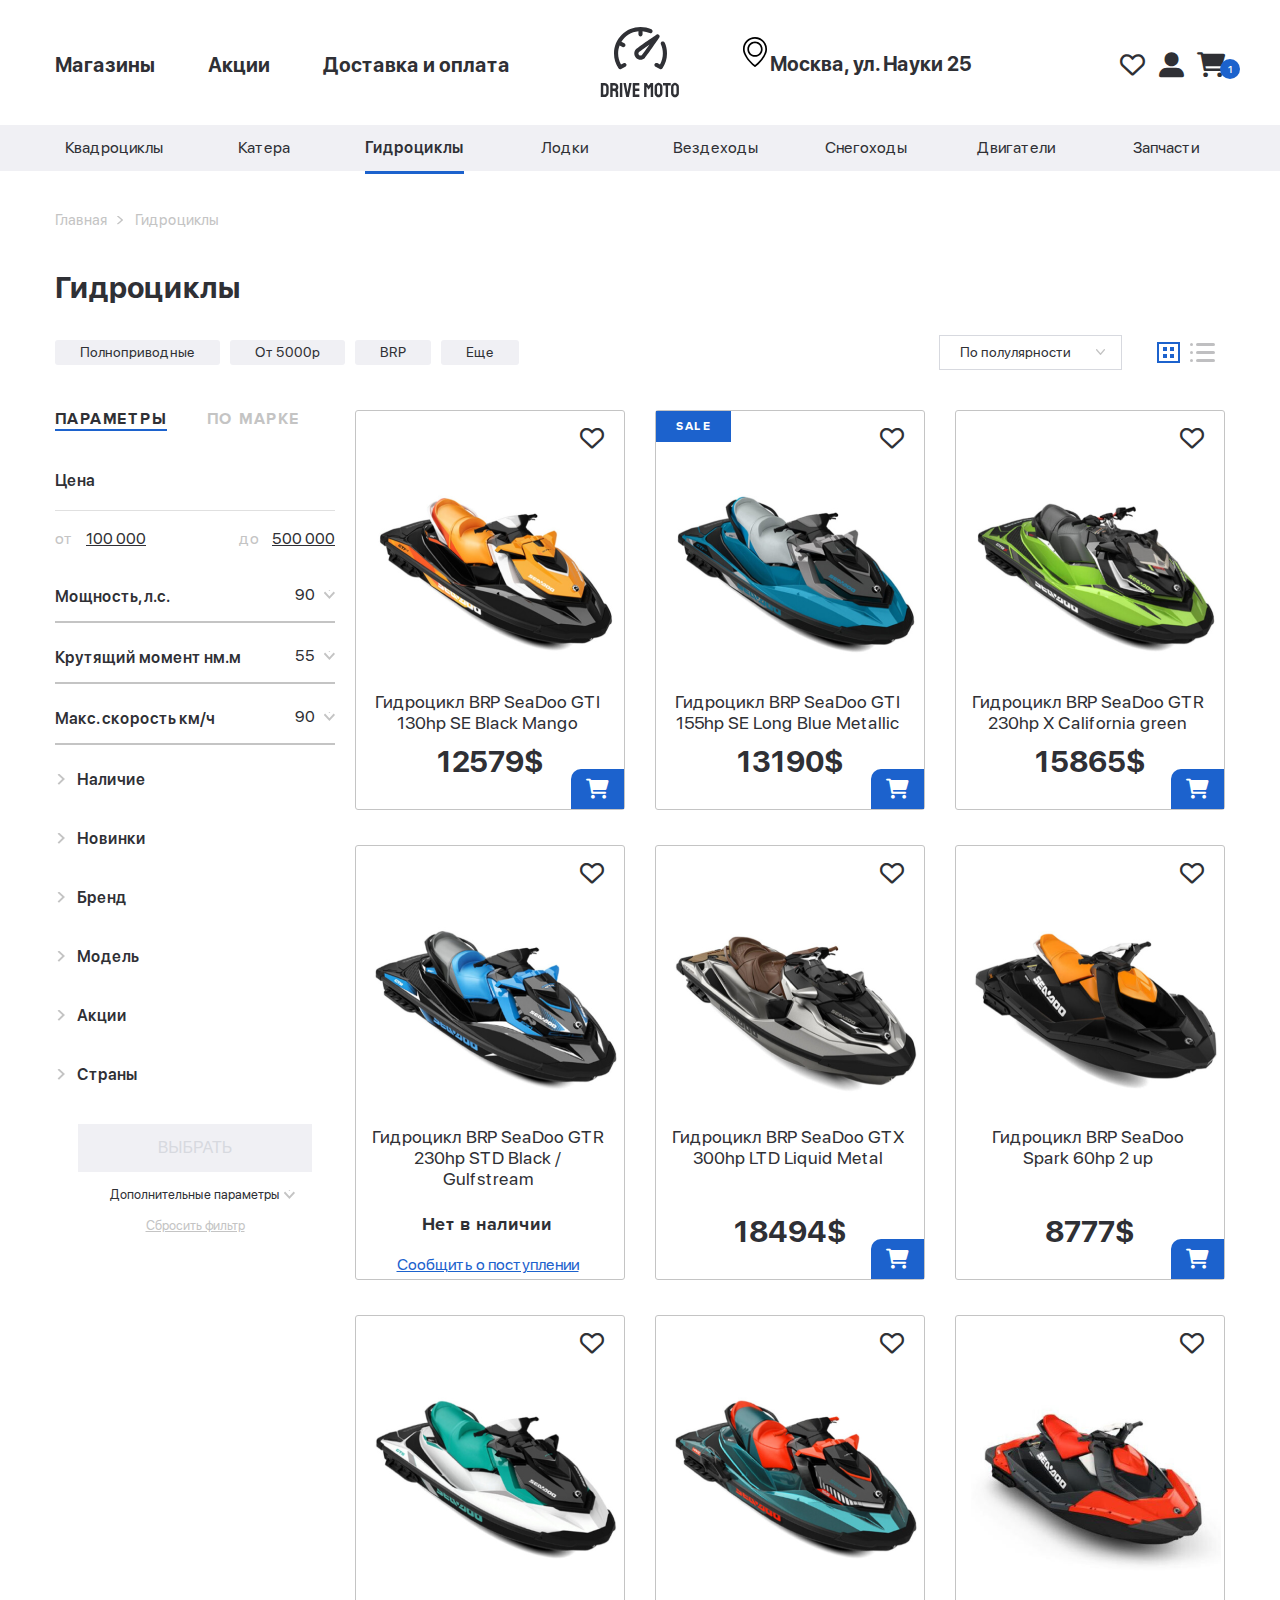
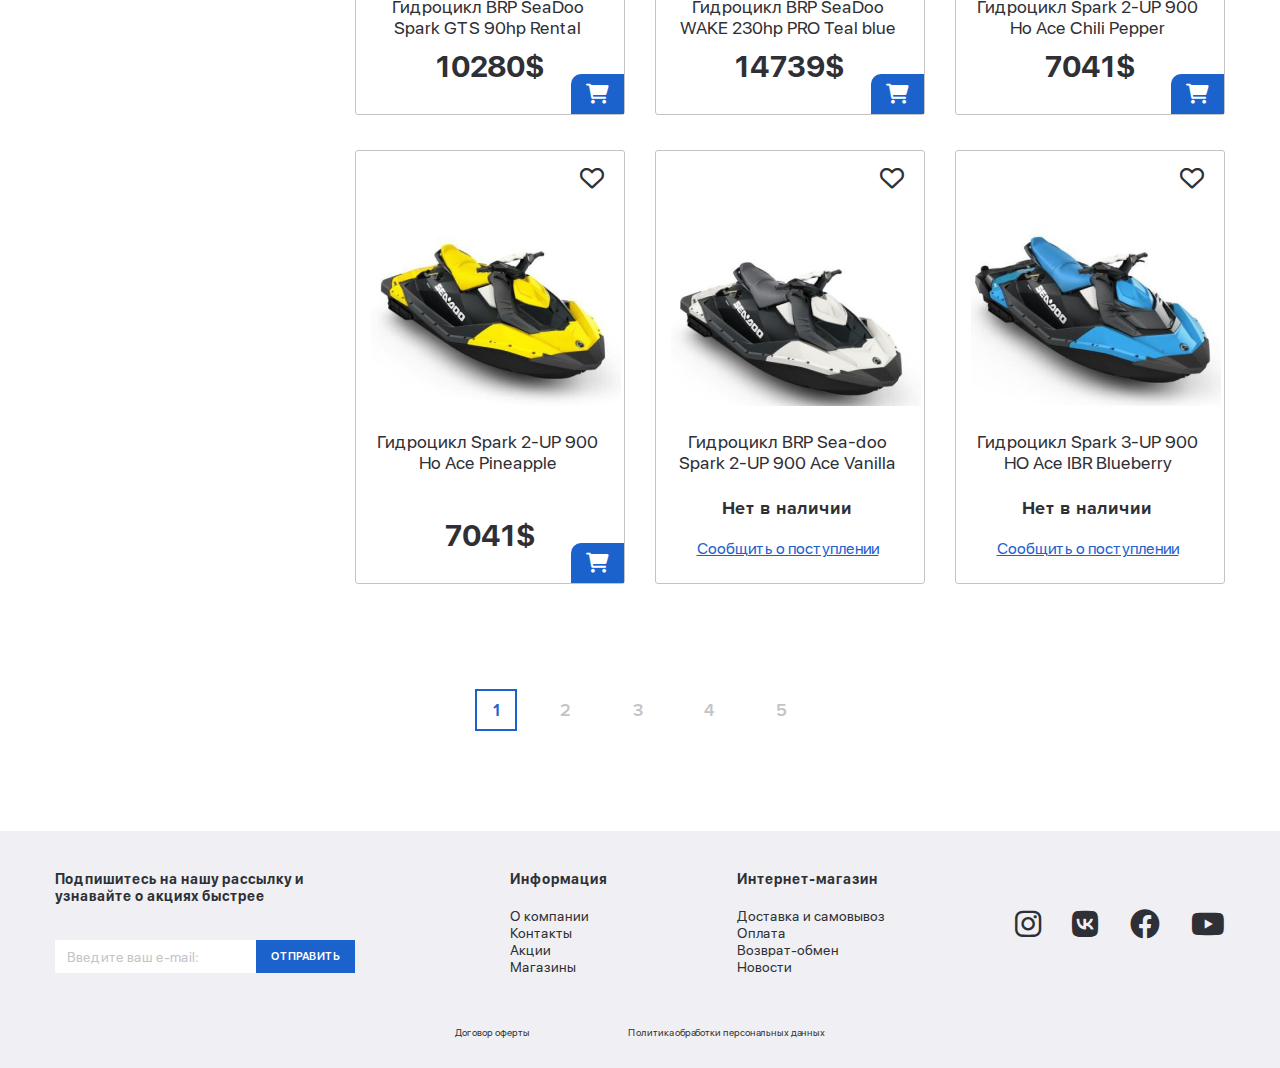
<file: hydrocycles.html>
<!DOCTYPE html>
<html lang="en">
<head>
  <meta charset="UTF-8">
  <meta http-equiv="X-UA-Compatible" content="IE=edge">
  <meta name="viewport" content="width=device-width, initial-scale=1.0">
  <title>Catalog</title>
  <link rel="stylesheet" href="css/reset.css">
  <link rel="stylesheet" href="css/all.min.css">
  <link rel="stylesheet" href="css/style.css">
</head>
<body>

  <header class="header">
    <div class="header-top">
      <div class="header-top__hamburger">
        <i class="fa-solid fa-bars"></i>
        <a class="header-top__logotype-phone" href="index.html"></a>
      </div>
      <ul class="header-top__menu-items">
        <li class="header-top__menu-item"><a href="#">Магазины</a></li>
        <li class="header-top__menu-item"><a href="#">Акции</a></li>
        <li class="header-top__menu-item"><a href="#">Доставка и оплата</a></li>
      </ul>
      <a class="header-top__logotype" href="index.html"></a>
      <div class="header-top__wrapper">
        <div class="header-top__address">Москва,  ул. Науки  25</div>
        <ul class="header-top__user-btns">
          <li class="header-top__user-btn favorite-btn">
            <i class="fa-regular fa-heart"></i>
          </li>
          <li class="header-top__user-btn user-btn">
            <i class="fa-solid fa-user-large"></i>
          </li>
          <li class="header-top__user-btn basket-btn">
            <i class="fa-solid fa-cart-shopping"></i>
            <div class="basket-btn__counter">1</div>
          </li>
        </ul>
      </div>
    </div>
    <div class="header-bottom">
      <ul class="header-bottom__menu-items">
        <li class="header-bottom__menu-item"><a href="#">Квадроциклы</a></li>
        <li class="header-bottom__menu-item"><a href="#">Катера</a></li>
        <li class="header-bottom__menu-item header-bottom__menu-item_active"><a href="hydrocycles.html">Гидроциклы</a></li>
        <li class="header-bottom__menu-item"><a href="#">Лодки</a></li>
        <li class="header-bottom__menu-item"><a href="#">Вездеходы</a></li>
        <li class="header-bottom__menu-item"><a href="#">Снегоходы</a></li>
        <li class="header-bottom__menu-item"><a href="#">Двигатели</a></li>
        <li class="header-bottom__menu-item"><a href="#">Запчасти</a></li>
      </ul>
    </div>
  </header>

  <section class="crumb">
    <span class="crumb__item">Главная</span>
    <span class="crumb__item">Гидроциклы</span>
  </section>

  <section class="sorting">
    <div class="sorting__title">Гидроциклы</div>
    <div class="sorting__wrapper">
      <ul class="sorting__tags">
        <li class="sorting__tags-item">Полноприводные</li>
        <li class="sorting__tags-item">От 5000р</li>
        <li class="sorting__tags-item">BRP</li>
        <li class="sorting__tags-item">Еще</li>
      </ul>
      <div class="sorting__inner">
        <ul class="sorting__dropDownMenu">
          <li class="sorting__dropDownMenu-item">
            <a href="#">По полулярности</a>
          </li>
          <!-- <li class="sorting__dropDownMenu-item">
            <a href="#">По Цене</a>
          </li>
          <li class="sorting__dropDownMenu-item">
            <a href="#">По алфавиту</a>
          </li> -->
        </ul>
        <div class="sorting__square-btn active"></div>
        <div class="sorting__list-btn"></div>
      </div>
    </div>
  </section>

  <section class="goods-page">
    <form class="filter">
      <div class="filter__titles">
        <div class="filter__titles-parameters active">Параметры</div>
        <div class="filter__titles-model">по марке</div>
      </div>

      <div class="filter__price">
        <div class="filter__price-title dropDown-toggle">
          <!-- <img class="filter__price-title-img" src="images/icons/arrow-up.svg"> -->
          <div class="filter__price-title-text">Цена</div>
        </div>
        <div class="dropDown-content">
          <div class="filter__price-range"></div>
          <div class="filter__price-differences">
            <div class="filter__price-differences-from">от <span>100 000</span></div>
            <div class="filter__price-differences-to">до <span>500 000</span></div>
          </div>
        </div>
      </div>

      <ul class="filter__engine">
        <li class="filter__engine-power">
          <div class="filter__engine-power-title filter__engine-title">Мощность, л.с.</div>
          <ul class="filter__engine-power-value filter__engine-value">
            <li>90</li>
            <!-- <li></li>
            <li></li>
            <li></li>
            <li></li> -->
          </ul>
        </li>
        <li class="filter__engine-torque">
          <div class="filter__engine-torque-title filter__engine-title">Крутящий момент нм.м</div>
          <ul class="filter__engine-torque-value filter__engine-value">
            <li>55</li>
            <!-- <li></li>
            <li></li>
            <li></li>
            <li></li> -->
          </ul>
        </li>
        <li class="filter__engine-speed">
          <div class="filter__engine-speed-title filter__engine-title">Макс. скорость км/ч</div>
          <ul class="filter__engine-speed-value filter__engine-value">
            <li>90</li>
            <!-- <li></li>
            <li></li>
            <li></li>
            <li></li> -->
          </ul>
        </li>
      </ul>

      <div class="filter__availability filter-item-checkbox">
        <div class="filter__availability-title filter-item-checkbox__title dropDown-toggle">
          <img class="filter__availability-title-img filter-item-checkbox__img" src="images/icons/arrow-up.svg"></img>
          <div class="filter__availability-title-text filter-item-checkbox__text">Наличие</div>
        </div>
        <div class="filter__availability-label-wrapper filter-item-checkbox__label-wrapper dropDown-content">
          <label class="filter__availability-label filter-item-checkbox__label">
            <input class="filter__availability-input filter-item-checkbox__input" type="checkbox">В наличии
          </label>
          <label class="filter__availability-label filter-item-checkbox__label">
            <input class="filter__availability-input filter-item-checkbox__input" type="checkbox">Под заказ
          </label>
        </div>
      </div>

      <div class="filter__news filter-item-checkbox">
        <div class="filter__news-title filter-item-checkbox__title dropDown-toggle">
          <img class="filter__news-title-img filter-item-checkbox__img" src="images/icons/arrow-up.svg"></img>
          <div class="filter__news-title-text filter-item-checkbox__text">Новинки</div>
        </div>
        <div class="filter__news-label-wrapper filter-item-checkbox__label-wrapper dropDown-content">
          <label class="filter__news-label filter-item-checkbox__label">
            <input class="filter__news-input filter-item-checkbox__input" type="checkbox">Все
          </label>
          <label class="filter__news-label filter-item-checkbox__label">
            <input class="filter__news-input filter-item-checkbox__input" type="checkbox">Новинки
          </label>
          <label class="filter__news-label filter-item-checkbox__label">
            <input class="filter__news-input filter-item-checkbox__input" type="checkbox">Акции
          </label>
        </div>
      </div>

      <div class="filter__brand filter-item-checkbox">
        <div class="filter__brand-title filter-item-checkbox__title dropDown-toggle">
          <img class="filter__brand-img filter-item-checkbox__img" src="images/icons/arrow-up.svg"></img>
          <div class="filter__brand-text filter-item-checkbox__text">Бренд</div>
        </div>
        <div class="filter__brand-wrapper filter-item-checkbox__label-wrapper dropDown-content">
          <label class="filter__brand-label filter-item-checkbox__label">
            <input class="filter__brand-input filter-item-checkbox__input" type="checkbox">BRP
          </label>
          <label class="filter__brand-label filter-item-checkbox__label">
            <input class="filter__brand-input filter-item-checkbox__input" type="checkbox">Spark 2
          </label>
          <label class="filter__brand-label filter-item-checkbox__label">
            <input class="filter__brand-input filter-item-checkbox__input" type="checkbox">Spark 3
          </label>
          <div class="filter__show-more">Показать еще</div>
        </div>
        
      </div>

      <div class="filter__model filter-item-checkbox">
        <div class="filter__model-title filter-item-checkbox__title dropDown-toggle">
          <img class="filter__model-img filter-item-checkbox__img" src="images/icons/arrow-up.svg"></img>
          <div class="filter__model-text filter-item-checkbox__text">Модель</div>
        </div>
        <div class="filter__model-wrapper filter-item-checkbox__label-wrapper dropDown-content">
          <input class="filter-item-checkbox__search" type="text" placeholder="Введите модель">
          <label class="filter__model-label filter-item-checkbox__label">
            <input class="filter__model-input filter-item-checkbox__input" type="checkbox">Sea-doo Spark 2
          </label>
          <label class="filter__model-label filter-item-checkbox__label">
            <input class="filter__model-input filter-item-checkbox__input" type="checkbox">SeaDoo Spark 90 
          </label>
          <label class="filter__model-label filter-item-checkbox__label">
            <input class="filter__model-input filter-item-checkbox__input" type="checkbox">SeaDoo GTI 155
          </label>
          <label class="filter__model-label filter-item-checkbox__label">
            <input class="filter__model-input filter-item-checkbox__input" type="checkbox">SeaDoo GTR 230
          </label>
          <div class="filter__show-more">Показать еще</div>
        </div>
      </div>

      <div class="filter__stock filter-item-checkbox">
        <div class="filter__stock-title filter-item-checkbox__title dropDown-toggle">
          <img class="filter__stock-img filter-item-checkbox__img" src="images/icons/arrow-up.svg"></img>
          <div class="filter__stock-text filter-item-checkbox__text">Акции</div>
        </div>
        <ul class="filter__stock-items dropDown-content">
          <li class="filter__stock-item filter__stock-item_sale">SALE</li>
          <li class="filter__stock-item filter__stock-item_new notAvailibialy">NEW</li>
          <li class="filter__stock-item filter__stock-item_hit notAvailibialy">HIT</li>
          <li class="filter__stock-item filter__stock-item_diller">ДИЛЕР</li>
        </ul>
      </div>

      <div class="filter__country filter-item-checkbox">
        <div class="filter__country-title filter-item-checkbox__title dropDown-toggle">
          <img class="filter__country-img filter-item-checkbox__img" src="images/icons/arrow-up.svg"></img>
          <div class="filter__country-text filter-item-checkbox__text">Страны</div>
        </div>
        <div class="filter__country-wrapper filter-item-checkbox__label-wrapper dropDown-content">
          <label class="filter__country-label filter-item-checkbox__label">
            <input class="filter__country-input filter-item-checkbox__input" type="checkbox">Россия
          </label>
          <label class="filter__country-label filter-item-checkbox__label">
            <input class="filter__country-input filter-item-checkbox__input" type="checkbox">Германия
          </label>
          <label class="filter__country-label filter-item-checkbox__label">
            <input class="filter__country-input filter-item-checkbox__input" type="checkbox">Китай
          </label>
          <label class="filter__country-label filter-item-checkbox__label">
            <input class="filter__country-input filter-item-checkbox__input" type="checkbox">CША
          </label>
          <div class="filter__show-more">Показать еще</div>
        </div>
      </div>

      <button class="filter__btn">ВЫБРАТЬ</button>
      <div class="filter__moreParameters">Дополнительные параметры</div>
      <div class="filter__reset">Сбросить фильтр</div>
    </form>
    <ul class="goods__items goods__items_flex">

    </ul>
  </section>

  <ul class="pages-counter">
    <li class="pages-counter__item active">1</li>
    <li class="pages-counter__item">2</li>
    <li class="pages-counter__item">3</li>
    <li class="pages-counter__item">4</li>
    <li class="pages-counter__item">5</li>
  </ul>







  <footer class="footer">
    <div class="footer__wrapper">
      <form class="footer__submit">
        <div class="footer__submit-title">Подпишитесь на нашу рассылку 
          и узнавайте о акциях быстрее</div>
          <div class="footer__submit-inputs">
            <input type="email" class="footer__submit-input-email" placeholder="Введите ваш e-mail:"></input>
            <button class="footer__submit-input-btn">Отправить</button>
          </div>
      </form>
      <div class="footer__navigation">
        <div class="footer__navigation-info">
          <div class="footer__navigation-info-title dropDown-toggle"><a href="#">Информация</a></div>
          <ul class="footer__navigation-info-items dropDown-content">
            <li class="footer__navigation-info-item"><a href="#">О компании</a></li>
            <li class="footer__navigation-info-item"><a href="#">Контакты</a></li>
            <li class="footer__navigation-info-item"><a href="#">Акции</a></li>
            <li class="footer__navigation-info-item"><a href="#">Магазины</a></li>
          </ul>
        </div>
        <div class="footer__navigation-info">
          <div class="footer__navigation-info-title dropDown-toggle"><a href="#">Интернет-магазин</a></div>
          <ul class="footer__navigation-info-items dropDown-content">
            <li class="footer__navigation-info-item"><a href="#">Доставка и самовывоз</a></li>
            <li class="footer__navigation-info-item"><a href="#">Оплата</a></li>
            <li class="footer__navigation-info-item"><a href="#">Возврат-обмен</a></li>
            <li class="footer__navigation-info-item"><a href="#">Новости</a></li>
          </ul>
        </div>
        <ul class="footer__navigation-social-links">
          <li class="footer__navigation-social-link"><i class="fa-brands fa-instagram"></i></li>
          <li class="footer__navigation-social-link"><i class="fa-brands fa-vk"></i></li>
          <li class="footer__navigation-social-link"><i class="fa-brands fa-facebook"></i></li>
          <li class="footer__navigation-social-link"><i class="fa-brands fa-youtube"></i></li>
        </ul>
      </div>
    </div>
    <div class="footer__copuright">
      <a href="#" class="footer__copuright-offer">Договор оферты</a>
      <a href="#" class="footer__copuright-policy">Политика обработки персональных данных</a>
    </div>
  </footer>

  <script src="js/hydrocycles.js" type="module"></script>
</body>
</html>
</file>
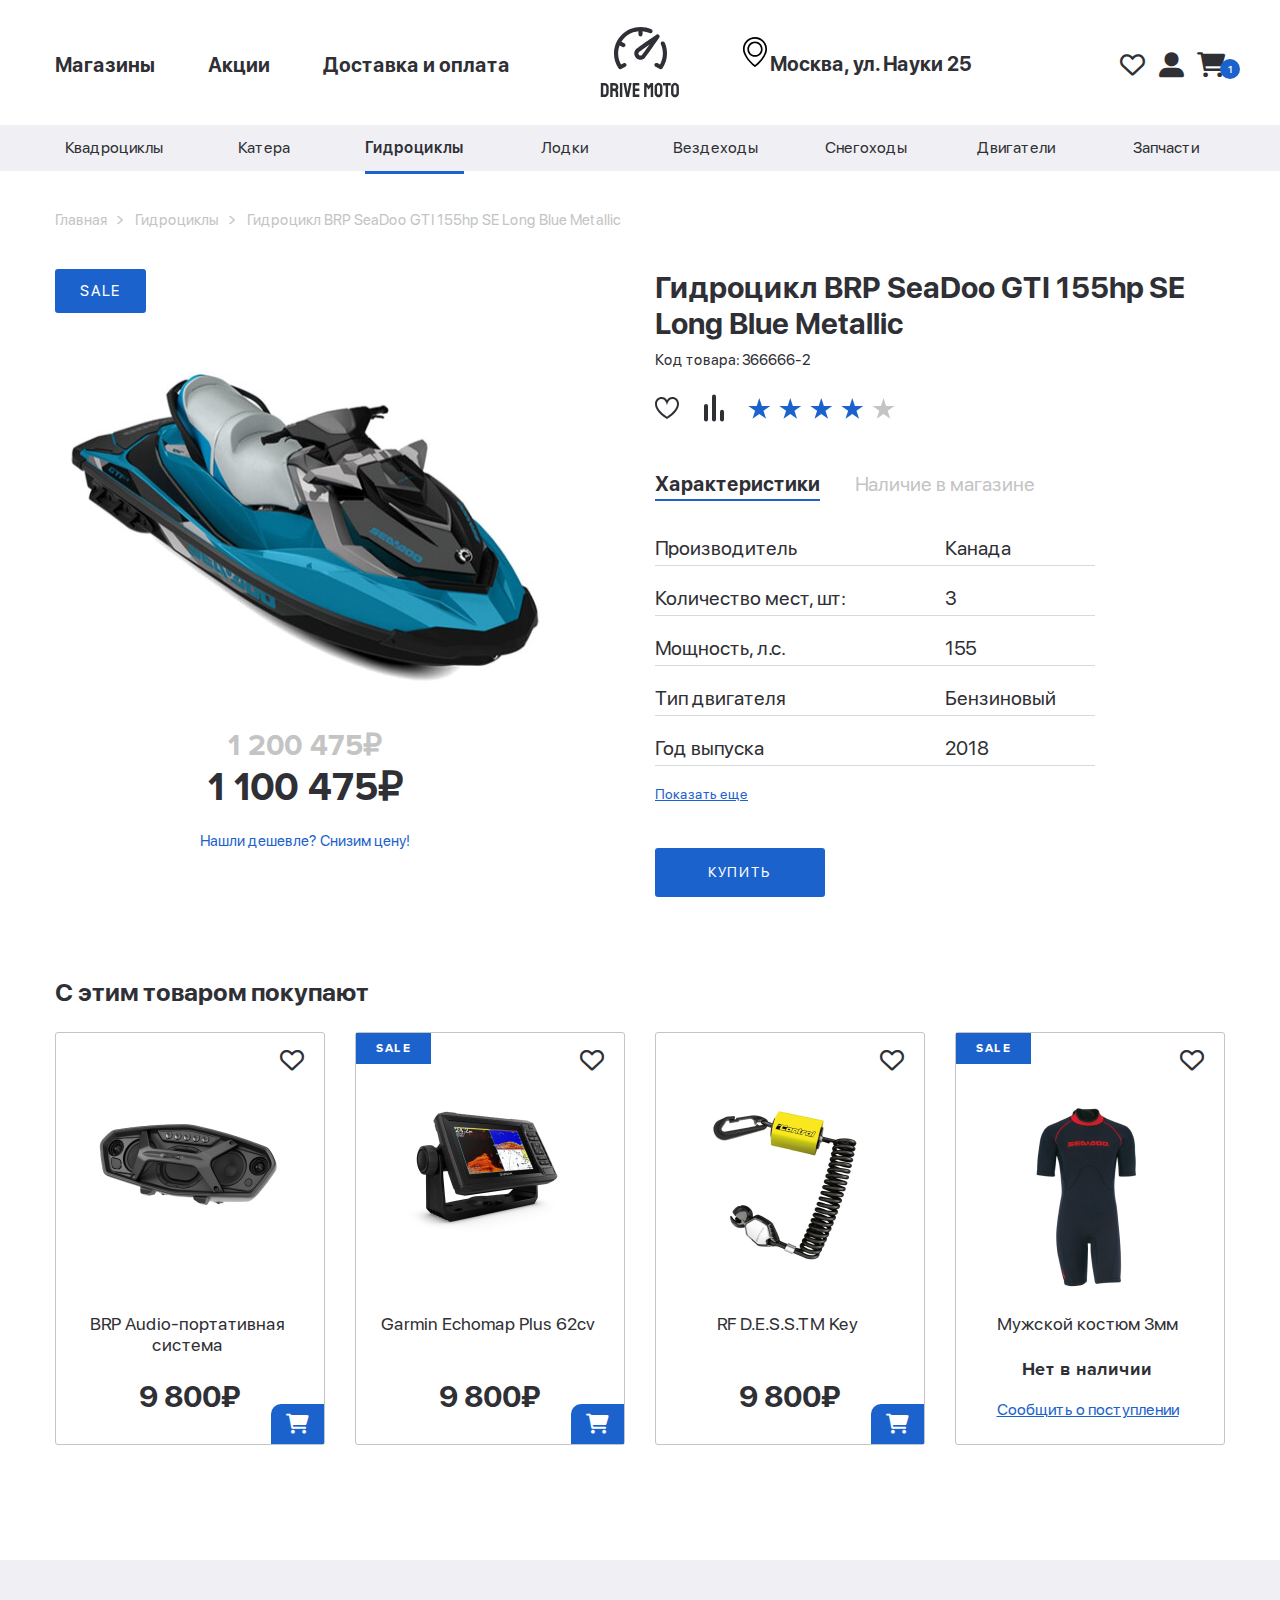
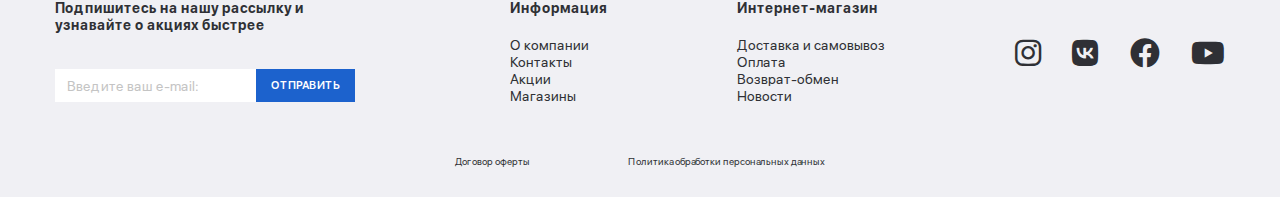
<file: product.html>
<!DOCTYPE html>
<html lang="ru">
<head>
  <meta charset="UTF-8">
  <meta http-equiv="X-UA-Compatible" content="IE=edge">
  <meta name="viewport" content="width=device-width, initial-scale=1.0">
  <title>HydroCycles</title>
  <link rel="stylesheet" href="css/reset.css">
  <link rel="stylesheet" href="css/all.min.css">
  <link rel="stylesheet" href="css/style.css">
</head>
<body>
  <header class="header">
    <div class="header-top">
      <div class="header-top__hamburger">
        <i class="fa-solid fa-bars"></i>
        <a class="header-top__logotype-phone" href="index.html"></a>
      </div>
      <ul class="header-top__menu-items">
        <li class="header-top__menu-item"><a href="#">Магазины</a></li>
        <li class="header-top__menu-item"><a href="#">Акции</a></li>
        <li class="header-top__menu-item"><a href="#">Доставка и оплата</a></li>
      </ul>
      <a class="header-top__logotype" href="index.html"></a>
      <div class="header-top__wrapper">
        <div class="header-top__address">Москва,  ул. Науки  25</div>
        <ul class="header-top__user-btns">
          <li class="header-top__user-btn favorite-btn">
            <i class="fa-regular fa-heart"></i>
          </li>
          <li class="header-top__user-btn user-btn">
            <i class="fa-solid fa-user-large"></i>
          </li>
          <li class="header-top__user-btn basket-btn">
            <i class="fa-solid fa-cart-shopping"></i>
            <div class="basket-btn__counter">1</div>
          </li>
        </ul>
      </div>
    </div>
    <div class="header-bottom">
      <ul class="header-bottom__menu-items">
        <li class="header-bottom__menu-item"><a href="#">Квадроциклы</a></li>
        <li class="header-bottom__menu-item"><a href="#">Катера</a></li>
        <li class="header-bottom__menu-item header-bottom__menu-item_active"><a href="hydrocycles.html">Гидроциклы</a></li>
        <li class="header-bottom__menu-item"><a href="#">Лодки</a></li>
        <li class="header-bottom__menu-item"><a href="#">Вездеходы</a></li>
        <li class="header-bottom__menu-item"><a href="#">Снегоходы</a></li>
        <li class="header-bottom__menu-item"><a href="#">Двигатели</a></li>
        <li class="header-bottom__menu-item"><a href="#">Запчасти</a></li>
      </ul>
    </div>
  </header>

  <section class="crumb">
    <span class="crumb__item">Главная</span>
    <span class="crumb__item">Гидроциклы</span>
    <span class="crumb__item">Гидроцикл BRP SeaDoo GTI 155hp SE Long Blue Metallic</span>
  </section>

  <section class="product">
    <div class="product-wrapper">
      <div class="product-info">
        <div class="product-info__status">SALE</div>
        <div class="product-info__img">
          <img src="images/hydrocycles/gidrotsikl-brp-seedoo-gti-155hp-se-long-beach-blue-metallic.png" alt="">
        </div>
        <div class="product-info__price">
          <div class="product-info__price_old">1 200 475&#8381;</div>
          1 100 475&#8381;
        </div>
        <div class="product-info__cheaper">Нашли дешевле? Снизим цену!</div>
      </div>
      <div class="product-specifications">
        <div class="product-specifications__title">
          Гидроцикл BRP SeaDoo GTI 155hp SE Long Blue Metallic
        </div>
        <div class="product-specifications__article">Код товара: 366666-2</div>
        <div class="product-specifications__rating">
          <div class="product-specifications__rating-favorite">
            <img src="images/icons/favorite.svg" alt="">
          </div>
          <div class="product-specifications__rating-list">
            <img src="images/icons/rating.svg" alt="">
          </div>
          <div class="product-specifications__rating-stars">
            <img src="images/icons/Star-active.svg" alt="">
            <img src="images/icons/Star-active.svg" alt="">
            <img src="images/icons/Star-active.svg" alt="">
            <img src="images/icons/Star-active.svg" alt="">
            <img src="images/icons/Star.svg" alt="">
          </div>
        </div>
        <div class="product-specifications__tabs">
          <div class="product-specifications__tabs-titles">
            <div class="product-specifications__tabs-title active">Характеристики</div>
            <div class="product-specifications__tabs-title">Наличие в магазине</div>
          </div>
          <ul class="product-specifications__characteristic">
            <li class="product-specifications__characteristic-Manufacturer">Производитель <span>Канада</span></li>
            <li class="product-specifications__characteristic-Manufacturer">Количество мест, шт: <span>3</span></li>
            <li class="product-specifications__characteristic-Manufacturer">Мощность, л.с. <span>155</span></li>
            <li class="product-specifications__characteristic-Manufacturer">Тип двигателя <span>Бензиновый</span></li>
            <li class="product-specifications__characteristic-Manufacturer">Год выпуска <span>2018</span></li>
          </ul>
          <div class="product-specifications__characteristic-showMore">Показать еще</div>
          <div class="product-specifications__characteristic-buyBtn">купить</div>
          <ul class="product-specifications__property"></ul>
        </div>
        
      </div>
    </div>
  </section>

  <section class="also-buy goods">
    <h2 class="also-buy__title goods__title">С этим товаром покупают</h2>
    <div class="also-buy__wrapper goods__wrapper">
      <ul class="also-buy__items goods__items flex">
        <li class="also-buy__item goods__item">
          <div class="also-buy__item-status goods__item-status hide">Sale</div>
          <div class="also-buy__item-favorite-btn goods__item-favorite-btn">
            <i class="fa-regular fa-heart"></i>
          </div>
          <div class="also-buy__item-img goods__item-img">
            <div class="also-buy__item-view-product goods__item-view-product">посмотреть товар</div>
            <img src="images/product5.png" alt="product1">
          </div>
          <div class="also-buy__item-title goods__item-title">
            BRP Audio-портативная система
          </div>
          <div class="also-buy__item-price goods__item-price">
            9 800&#8381;
          </div>
          <div class="also-buy__item-add-btn goods__item-add-btn">
            <i class="fa-solid fa-cart-shopping"></i>
          </div>
        </li>
        <li class="also-buy__item goods__item">
          <div class="also-buy__item-status goods__item-status">Sale</div>
          <div class="also-buy__item-favorite-btn goods__item-favorite-btn">
            <i class="fa-regular fa-heart"></i>
          </div>
          <div class="also-buy__item-img goods__item-img">
            <div class="also-buy__item-view-product goods__item-view-product">посмотреть товар</div>
            <img src="images/product6.png" alt="product1">
          </div>
          <div class="also-buy__item-title goods__item-title">
            Garmin Echomap Plus 62cv
          </div>
          <div class="also-buy__item-price goods__item-price">
            9 800&#8381;
          </div>
          <div class="also-buy__item-add-btn goods__item-add-btn">
            <i class="fa-solid fa-cart-shopping"></i>
          </div>
        </li>
        <li class="also-buy__item goods__item">
          <div class="also-buy__item-status goods__item-status hide">Sale</div>
          <div class="also-buy__item-favorite-btn goods__item-favorite-btn">
            <i class="fa-regular fa-heart"></i>
          </div>
          <div class="also-buy__item-img goods__item-img">
            <div class="also-buy__item-view-product goods__item-view-product">посмотреть товар</div>
            <img src="images/product7.png" alt="product1">
          </div>
          <div class="also-buy__item-title goods__item-title">
            RF D.E.S.S.TM Key
          </div>
          <div class="also-buy__item-price goods__item-price">
            9 800&#8381;
          </div>
          <div class="also-buy__item-add-btn goods__item-add-btn">
            <i class="fa-solid fa-cart-shopping"></i>
          </div>
        </li>
        <li class="also-buy__item goods__item">
          <div class="also-buy__item-status goods__item-status">Sale</div>
          <div class="also-buy__item-favorite-btn goods__item-favorite-btn">
            <i class="fa-regular fa-heart"></i>
          </div>
          <div class="also-buy__item-img goods__item-img">
            <div class="also-buy__item-view-product goods__item-view-product">посмотреть товар</div>
            <img src="images/product8.png" alt="product1">
          </div>
          <div class="also-buy__item-title goods__item-title">
            Мужской костюм 3мм
          </div>
          <div class="also-buy__item-price goods__item-price sold-out">
            Нет в наличии
          </div>
          <div class="also-buy__item-add-btn goods__item-add-btn sold-out-btn">
            <a href="#">Сообщить о поступлении</a>
          </div>
        </li>
      </ul>
    </div>
  </section>

  <footer class="footer">
    <div class="footer__wrapper">
      <form class="footer__submit">
        <div class="footer__submit-title">Подпишитесь на нашу рассылку 
          и узнавайте о акциях быстрее</div>
          <div class="footer__submit-inputs">
            <input type="email" class="footer__submit-input-email" placeholder="Введите ваш e-mail:"></input>
            <button class="footer__submit-input-btn">Отправить</button>
          </div>
      </form>
      <div class="footer__navigation">
        <div class="footer__navigation-info">
          <div class="footer__navigation-info-title dropDown-toggle"><a href="#">Информация</a></div>
          <ul class="footer__navigation-info-items dropDown-content">
            <li class="footer__navigation-info-item"><a href="#">О компании</a></li>
            <li class="footer__navigation-info-item"><a href="#">Контакты</a></li>
            <li class="footer__navigation-info-item"><a href="#">Акции</a></li>
            <li class="footer__navigation-info-item"><a href="#">Магазины</a></li>
          </ul>
        </div>
        <div class="footer__navigation-info">
          <div class="footer__navigation-info-title dropDown-toggle"><a href="#">Интернет-магазин</a></div>
          <ul class="footer__navigation-info-items dropDown-content">
            <li class="footer__navigation-info-item"><a href="#">Доставка и самовывоз</a></li>
            <li class="footer__navigation-info-item"><a href="#">Оплата</a></li>
            <li class="footer__navigation-info-item"><a href="#">Возврат-обмен</a></li>
            <li class="footer__navigation-info-item"><a href="#">Новости</a></li>
          </ul>
        </div>
        <ul class="footer__navigation-social-links">
          <li class="footer__navigation-social-link"><i class="fa-brands fa-instagram"></i></li>
          <li class="footer__navigation-social-link"><i class="fa-brands fa-vk"></i></li>
          <li class="footer__navigation-social-link"><i class="fa-brands fa-facebook"></i></li>
          <li class="footer__navigation-social-link"><i class="fa-brands fa-youtube"></i></li>
        </ul>
      </div>
    </div>
    <div class="footer__copuright">
      <a href="#" class="footer__copuright-offer">Договор оферты</a>
      <a href="#" class="footer__copuright-policy">Политика обработки персональных данных</a>
    </div>
  </footer>

  <script src="js/product.js" type="module"></script>
</body>
</html>
</file>
<file: css/style.css>
@import 'all.min.css';@font-face{font-family:"ProximaNova-Bold";src:url("../fonts/ProximaNova-Bold.woff") format("woff"),url("../fonts/ProximaNova-Bold.woff2") format("woff2");font-weight:700}@font-face{font-family:"ProximaNova-Semibold";src:url("../fonts/ProximaNova-Semibold.woff") format("woff"),url("../fonts/ProximaNova-Semibold.woff2") format("woff2");font-weight:600}@font-face{font-family:"SFProDisplay-Bold";src:url("../fonts/SFProDisplay-Bold.woff") format("woff"),url("../fonts/SFProDisplay-Bold.woff2") format("woff2");font-weight:700}@font-face{font-family:"SFProDisplay-Semibold";src:url("../fonts/SFProDisplay-Semibold.woff") format("woff"),url("../fonts/SFProDisplay-Semibold.woff2") format("woff2");font-weight:600}@font-face{font-family:"SFProDisplay-Medium";src:url("../fonts/SFProDisplay-Medium.woff") format("woff"),url("../fonts/SFProDisplay-Medium.woff2") format("woff2");font-weight:500}@font-face{font-family:"SFProDisplay-Regular";src:url("../fonts/SFProDisplay-Regular.woff") format("woff"),url("../fonts/SFProDisplay-Regular.woff2") format("woff2");font-weight:400}@-webkit-keyframes sliderOpacity{0%{opacity:0}to{opacity:1}}@keyframes sliderOpacity{0%{opacity:0}to{opacity:1}}@-webkit-keyframes rotate90Degree{0%{-webkit-transform:rotate(0deg);transform:rotate(0deg)}to{-webkit-transform:rotate(90deg);transform:rotate(90deg)}}@keyframes rotate90Degree{0%{-webkit-transform:rotate(0deg);transform:rotate(0deg)}to{-webkit-transform:rotate(90deg);transform:rotate(90deg)}}@-webkit-keyframes rotate180Degree{0%{-webkit-transform:rotate(90deg);transform:rotate(90deg)}to{-webkit-transform:rotate(180deg);transform:rotate(180deg)}}@keyframes rotate180Degree{0%{-webkit-transform:rotate(90deg);transform:rotate(90deg)}to{-webkit-transform:rotate(180deg);transform:rotate(180deg)}}.rotate90Degree .filter-item-checkbox__img{-webkit-animation:rotate180Degree 0.3s ease both;animation:rotate180Degree 0.3s ease both}.rotate90Degree:after{-webkit-animation:rotate90Degree 0.3s ease both;animation:rotate90Degree 0.3s ease both}.header{color:#2F3035;margin-bottom:80px}.header-top{max-width:1200px;width:100%;padding:0 15px;margin:0 auto;display:-webkit-box;display:-ms-flexbox;display:flex;-webkit-box-pack:justify;-ms-flex-pack:justify;justify-content:space-between;-webkit-box-align:center;-ms-flex-align:center;align-items:center;padding-top:25px;font-family:"SFProDisplay-Bold",sans-serif;font-size:20px;line-height:24px}.header-top__wrapper{display:-webkit-box;display:-ms-flexbox;display:flex;-webkit-box-pack:justify;-ms-flex-pack:justify;justify-content:space-between;max-width:455px;width:100%}.header-top__hamburger{display:none;font-size:25px;cursor:pointer}.header-top__hamburger i{-webkit-transition:0.3s all;transition:0.3s all}.header-top__hamburger i:hover{color:#1C62CD}.header-top__menu-items{display:-webkit-box;display:-ms-flexbox;display:flex;-webkit-box-pack:justify;-ms-flex-pack:justify;justify-content:space-between;max-width:455px;width:100%}.header-top__menu-item{-webkit-transition:0.3s all;transition:0.3s all}.header-top__menu-item:hover{color:#1C62CD}.header-top__logotype{display:block;background:url("../images/icons/logotype.svg") no-repeat center center;height:80px;max-width:100px;width:100%;margin:0 50px}.header-top__address{position:relative}.header-top__address:before{content:"";position:absolute;background:url("../images/icons/map-pointer.svg") no-repeat center center;height:30px;width:30px;left:-30px;-webkit-transform:translateY(-50%);transform:translateY(-50%)}.header-top__user-btns{display:-webkit-box;display:-ms-flexbox;display:flex;-webkit-box-pack:justify;-ms-flex-pack:justify;justify-content:space-between;max-width:105px;width:100%}.header-top__user-btn{cursor:pointer}.header-top__user-btn>i{font-size:25px;-webkit-transition:0.3s all;transition:0.3s all}.header-top__user-btn>i:hover{color:#1C62CD}.header-top .basket-btn{position:relative}.header-top .basket-btn__counter{position:absolute;right:-15px;bottom:0;height:20px;width:20px;line-height:20px;color:#FFFFFF;font-size:10px;background-color:#1C62CD;border-radius:50%;text-align:center;font-family:"SFProDisplay-Medium",sans-serif}.header-bottom{background-color:#F0F0F4;margin-top:20px}.header-bottom__menu-items{max-width:1200px;width:100%;padding:0 15px;margin:0 auto;display:-webkit-box;display:-ms-flexbox;display:flex;-webkit-box-pack:justify;-ms-flex-pack:justify;justify-content:space-between}.header-bottom__menu-item{padding:15px 0;position:relative;width:10%;text-align:center}.header-bottom__menu-item>a{position:relative;padding:14px 0}.header-bottom__menu-item>a:before{content:"";-webkit-transition:0.3s all;transition:0.3s all;right:0;left:auto;width:0%}.header-bottom__menu-item>a:hover{font-family:"SFProDisplay-Semibold",sans-serif;-webkit-transition:0.3s all;transition:0.3s all}.header-bottom__menu-item>a:hover:before{position:absolute;height:3px;width:100%;background-color:#1C62CD;bottom:-3px;right:auto;left:0}.header-bottom__menu-item_active{font-family:"SFProDisplay-Semibold",sans-serif}.header-bottom__menu-item_active>a:before{content:"";position:absolute;height:3px;width:100%;background-color:#1C62CD;bottom:-3px;left:0}.crumb{max-width:1200px;width:100%;padding:0 15px;margin:0 auto;margin:-40px auto 40px auto;font-family:"SFProDisplay-Regular",sans-serif;font-weight:400;font-size:15px;line-height:18px;color:#C4C4C4}.crumb span{position:relative}.crumb span:not(:last-child){margin-right:25px}.crumb span:not(:last-child):before{content:"";background:url(../images/arrow-more.svg) no-repeat center center;position:absolute;right:-20px;top:50%;-webkit-transform:translateY(-50%);transform:translateY(-50%);height:15px;width:15px}.sorting{max-width:1200px;width:100%;padding:0 15px;margin:0 auto;margin-bottom:40px}.sorting__title{font-weight:700;font-size:30px;line-height:36px;font-family:"SFProDisplay-Bold",sans-serif;margin-bottom:30px}.sorting__wrapper{display:-webkit-box;display:-ms-flexbox;display:flex;-webkit-box-pack:justify;-ms-flex-pack:justify;justify-content:space-between;-webkit-box-align:center;-ms-flex-align:center;align-items:center}.sorting__inner{display:-webkit-box;display:-ms-flexbox;display:flex;-webkit-box-pack:justify;-ms-flex-pack:justify;justify-content:space-between;-webkit-box-align:center;-ms-flex-align:center;align-items:center}.sorting__tags{display:-webkit-box;display:-ms-flexbox;display:flex;-ms-flex-wrap:wrap;flex-wrap:wrap;max-width:570px}.sorting__tags-item{margin-right:10px;padding:4px 25px;border-radius:3px;font-size:14px;line-height:17px;background-color:#F0F0F4}.sorting__dropDownMenu{border:1.5px solid #D7D9DF;font-size:14px;line-height:17px;position:relative;margin-right:35px}.sorting__dropDownMenu:after{content:"";background:url(../images/arrow-more.svg) no-repeat center center;height:20px;width:20px;position:absolute;right:10px;top:16px;-webkit-transform:translateY(-50%) rotate(90deg);transform:translateY(-50%) rotate(90deg)}.sorting__dropDownMenu-item{padding:8px 50px 8px 20px}.sorting__square-btn{background-image:url(../images/sort-square.svg);height:21px;width:23px;margin-right:10px;cursor:pointer}.sorting__square-btn.active{background-image:url(../images/sort-square-active.svg)}.sorting__list-btn{background-image:url(../images/sort-list.svg);height:19px;width:25px;margin-right:10px;cursor:pointer}.sorting__list-btn.active{background-image:url(../images/sort-list-active.svg)}.goods{max-width:1200px;width:100%;padding:0 15px;margin:0 auto;margin-bottom:80px;font-family:"SFProDisplay-Regular",sans-serif;color:#2F3035}.goods__title{font-family:"SFProDisplay-Bold",sans-serif;font-size:25px;line-height:30px;margin-bottom:25px}.goods__categories{display:-webkit-box;display:-ms-flexbox;display:flex;flex-wrap:wrap;margin-bottom:35px;font-size:15px;line-height:18px}.goods__category{cursor:pointer;padding:0 0 10px 0;-webkit-transition:0.3s color;transition:0.3s color}.goods__category_active{font-family:"SFProDisplay-Medium",sans-serif;border-bottom:2px solid #1C62CD}.goods__category:hover{color:#1C62CD}.goods__category:not(:last-child){margin-right:50px}.goods__wrapper{position:relative}.goods__arrow-left{background:url("../images/arrow-left.svg") no-repeat center center;height:28px;cursor:pointer;width:15px;position:absolute;top:50%;left:25px;-webkit-transform:translateY(-50%);transform:translateY(-50%);background:url("../images/arrow-left-reverse.svg") no-repeat center center;left:-40px}.goods__arrow-right{background:url("../images/arrow-right.svg") no-repeat center center;height:28px;cursor:pointer;width:15px;position:absolute;top:50%;right:25px;-webkit-transform:translateY(-50%);transform:translateY(-50%);background:url("../images/arrow-right-reverse.svg") no-repeat center center;right:-40px}.goods__items{-webkit-animation:1s ease sliderOpacity;animation:1s ease sliderOpacity;display:none;-webkit-box-pack:justify;-ms-flex-pack:justify;justify-content:space-between}.goods__item{position:relative;min-width:270px;width:270px;min-height:400px;max-height:435px;border:1px solid #C4C4C4;border-radius:3px;padding:15px 20px 25px 15px;text-align:center;-webkit-transition:0.3s all;transition:0.3s all;margin-bottom:35px}.goods__item:hover .goods__item-price,.goods__item:hover .goods__item-title{color:#1C62CD}.goods__item:hover .goods__item-price.sold-out,.goods__item:hover .goods__item-title.sold-out{color:#2F3035}.goods__item:hover .goods__item-view-product{opacity:0.9}.goods__item-view-product{position:absolute;opacity:0;padding:18px 22px;left:50%;top:50%;width:100%;-webkit-transform:translate(-50%,-50%);transform:translate(-50%,-50%);color:#2F3035;background-color:#FFFFFF;-webkit-box-shadow:0px 0px 15px rgba(0,0,0,0.2);box-shadow:0px 0px 15px rgba(0,0,0,0.2);border-radius:3px;-webkit-transition:0.3s all;transition:0.3s all;font-size:20px;line-height:24px;font-family:"ProximaNova-Semibold",sans-serif;cursor:pointer}.goods__item-status{padding:8px 20px;font-family:"ProximaNova-Bold",sans-serif;background-color:#1C62CD;text-transform:uppercase;position:absolute;top:0;left:0;color:#FFFFFF;font-size:12px;line-height:15px;letter-spacing:0.1em}.goods__item-favorite-btn{position:absolute;right:20px;top:15px;cursor:pointer}.goods__item-favorite-btn>i{font-size:24px}.goods__item-img{margin-top:50px;height:200px;display:block;position:relative;width:100%}.goods__item-title{font-size:18px;line-height:21px;margin-top:15px;-webkit-transition:0.3s all;transition:0.3s all}.goods__item-price{font-size:30px;width:80%;line-height:36px;font-family:"SFProDisplay-Bold",sans-serif;margin-top:25px;-webkit-transition:0.3s all;transition:0.3s all;position:absolute;bottom:30px;left:50%;-webkit-transform:translateX(-50%);transform:translateX(-50%)}.goods__item-price.sold-out{margin-bottom:20px;font-size:18px;line-height:21px;font-family:"ProximaNova-Bold",sans-serif;position:relative;bottom:0px}.goods__item-add-btn{border-radius:10px 0px 0px 0px;background-color:#1C62CD;position:absolute;right:0;bottom:0;padding:10px 15px;cursor:pointer}.goods__item-add-btn.sold-out-btn{background-color:transparent;color:#1C62CD;text-decoration:underline;position:static;text-align:center;font-size:16px;line-height:19px;padding:0}.goods__item-add-btn>i{color:#FFFFFF;font-size:20px}.goods__btn-show-more{padding:15px 43px;background-color:#F0F0F4;text-transform:uppercase;display:block;max-width:250px;width:100%;text-align:center;margin:0 auto;cursor:pointer;font-size:15px;line-height:18px;letter-spacing:0.12em;-webkit-transition:0.3s all;transition:0.3s all}.goods__btn-show-more:hover{background-color:#1C62CD;color:#FFFFFF}.goods-page{max-width:1200px;width:100%;padding:0 15px;margin:0 auto;display:-webkit-box;display:-ms-flexbox;display:flex;-webkit-box-pack:justify;-ms-flex-pack:justify;justify-content:space-between;margin-bottom:70px}.goods-page .filter{max-width:280px;width:100%;margin-right:20px}.goods-page .goods__items_flex{display:-webkit-box;display:-ms-flexbox;display:flex;max-width:870px;width:100%;-ms-flex-wrap:wrap;flex-wrap:wrap}.goods-page .goods__items_flex.goods__item{max-height:400px}.goods-page .filter{max-width:280px;min-width:280px}.filter__titles{font-weight:700;font-size:16px;line-height:19px;letter-spacing:0.09em;text-transform:uppercase;color:#C4C4C4;font-family:"ProximaNova-Bold",sans-serif;display:-webkit-box;display:-ms-flexbox;display:flex;margin-bottom:40px}.filter__titles .active{color:#2F3035;border-bottom:2px solid #1C62CD}.filter__titles-parameters{border-bottom:2px solid transparent;margin-right:40px}.filter__titles-model{border-bottom:2px solid transparent}.filter-item-checkbox{margin-bottom:40px}.filter-item-checkbox__title{cursor:pointer;display:-webkit-box;display:-ms-flexbox;display:flex;margin-bottom:20px}.filter-item-checkbox__img{margin-right:10px;-webkit-transform:rotate(90deg);transform:rotate(90deg)}.filter-item-checkbox__text{font-weight:600;font-size:16px;line-height:19px;font-family:"SFProDisplay-Semibold",sans-serif}.filter-item-checkbox__search{padding:8px 18px;border:1px solid #e0e0e0;margin-bottom:20px}.filter-item-checkbox__search::-webkit-input-placeholder{font-weight:400;font-size:12px;line-height:14px;color:#BDBEC2}.filter-item-checkbox__search::-moz-placeholder{font-weight:400;font-size:12px;line-height:14px;color:#BDBEC2}.filter-item-checkbox__search:-ms-input-placeholder{font-weight:400;font-size:12px;line-height:14px;color:#BDBEC2}.filter-item-checkbox__search::-ms-input-placeholder{font-weight:400;font-size:12px;line-height:14px;color:#BDBEC2}.filter-item-checkbox__search::placeholder{font-weight:400;font-size:12px;line-height:14px;color:#BDBEC2}.filter-item-checkbox__label{display:-webkit-box;display:-ms-flexbox;display:flex;-webkit-box-align:center;-ms-flex-align:center;align-items:center;width:50%;margin-bottom:20px}.filter-item-checkbox__label-wrapper{display:none;-webkit-box-pack:justify;-ms-flex-pack:justify;justify-content:space-between;-ms-flex-wrap:wrap;flex-wrap:wrap;width:220px;max-width:100%}.filter-item-checkbox__label-wrapper.active{display:-webkit-box;display:-ms-flexbox;display:flex}.filter-item-checkbox__input{margin-right:7px}.filter__show-more{color:#1C62CD;text-decoration:underline;width:100%}.filter__stock-items{display:none;-webkit-box-pack:justify;-ms-flex-pack:justify;justify-content:space-between}.filter__stock-items.active{display:-webkit-box;display:-ms-flexbox;display:flex}.filter__stock-items .notAvailibialy{background-color:#F0F0F4;color:#C4C4C4}.filter__stock-item{padding:6px 15px;font-family:"SFProDisplay-Bold",sans-serif;font-weight:700;font-size:12px;line-height:14px;text-transform:uppercase}.filter__stock-item_sale{background-color:#1C62CD;color:#FFFFFF}.filter__stock-item_new{background-color:#ff0000;color:#FFFFFF}.filter__stock-item_hit{background-color:#ff0000;color:#FFFFFF}.filter__stock-item_diller{background-color:#2F3035;color:#FFFFFF}.filter__btn{padding:15px 80px;background-color:#F0F0F4;color:#D7D9DF;border:none;display:block;margin:0 auto;margin-bottom:15px}.filter__moreParameters{text-align:center;position:relative;margin-bottom:15px;font-size:13px;line-height:16px}.filter__moreParameters:after{content:"";background-image:url(../images/icons/arrow-up.svg);-webkit-transform:rotate(180deg);transform:rotate(180deg);width:11px;height:9px;position:absolute;right:40px;top:20%}.filter__reset{text-align:center;font-size:13px;line-height:16px;text-decoration:underline;color:#C4C4C4}.filter__price{margin-bottom:40px}.filter__price-title{display:-webkit-box;display:-ms-flexbox;display:flex;margin-bottom:20px}.filter__price-title-img{margin-right:10px}.filter__price-title-text{font-weight:600;font-size:16px;line-height:19px;font-family:"SFProDisplay-Semibold",sans-serif}.filter__price-range{height:1px;background-color:#e0e0e0;margin-bottom:20px}.filter__price-differences{display:-webkit-box;display:-ms-flexbox;display:flex;-webkit-box-pack:justify;-ms-flex-pack:justify;justify-content:space-between;color:#C4C4C4}.filter__price-differences span{-webkit-text-decoration-line:underline;text-decoration-line:underline;color:#2F3035;margin-left:10px}.filter__engine-power,.filter__engine-speed,.filter__engine-torque{border-bottom:2px solid #C4C4C4;display:-webkit-box;display:-ms-flexbox;display:flex;-webkit-box-pack:justify;-ms-flex-pack:justify;justify-content:space-between;margin-bottom:25px}.filter__engine-title{margin-bottom:15px;font-weight:600;font-size:16px;line-height:19px;font-family:"SFProDisplay-Semibold",sans-serif}.filter__engine-value{padding-right:20px;position:relative}.filter__engine-value:after{content:"";background-image:url(../images/icons/arrow-up.svg);-webkit-transform:rotate(180deg);transform:rotate(180deg);position:absolute;right:0;top:10%;height:9px;width:11px}.pages-counter{display:-webkit-box;display:-ms-flexbox;display:flex;-webkit-box-pack:justify;-ms-flex-pack:justify;justify-content:space-between;margin:0 auto;max-width:330px;width:100%}.pages-counter__item{padding:8px 16px;border:2px solid transparent;font-weight:600;font-size:18px;line-height:22px;font-family:"ProximaNova-Semibold",sans-serif;color:#C4C4C4;margin-bottom:100px;cursor:pointer}.pages-counter__item.active{border:2px solid #1C62CD;color:#1C62CD}.product{max-width:1200px;width:100%;padding:0 15px;margin:0 auto;margin-bottom:80px}.product-wrapper{display:-webkit-box;display:-ms-flexbox;display:flex;-webkit-box-pack:justify;-ms-flex-pack:justify;justify-content:space-between}.product-info{width:500px}.product-info__status{font-size:15px;line-height:18px;letter-spacing:0.12em;color:#FFFFFF;background-color:#1C62CD;padding:13px 25px;display:inline-block;border-radius:3px;margin-bottom:20px}.product-info__img{width:100%;margin-bottom:20px}.product-info__img>img{width:100%}.product-info__price{font-weight:700;font-size:40px;line-height:48px;font-weight:700;font-size:40px;line-height:48px;font-family:"ProximaNova-Bold",sans-serif;text-align:center;margin-bottom:20px}.product-info__price_old{margin-top:5px;font-size:30px;line-height:36px;color:#C4C4C4}.product-info__cheaper{font-size:15px;line-height:18px;color:#1C62CD;text-align:center}.product-specifications{width:570px}.product-specifications__title{font-weight:700;font-size:30px;line-height:36px;font-family:"SFProDisplay-Bold",sans-serif;margin-bottom:10px}.product-specifications__article{font-size:15px;line-height:18px;margin-bottom:25px}.product-specifications__rating{display:-webkit-box;display:-ms-flexbox;display:flex;-webkit-box-pack:justify;-ms-flex-pack:justify;justify-content:space-between;width:240px;-webkit-box-align:center;-ms-flex-align:center;align-items:center;margin-bottom:50px}.product-specifications__rating-stars>img:not(:last-child){margin-right:5px}.product-specifications__tabs-titles{display:-webkit-box;display:-ms-flexbox;display:flex;margin-bottom:15px;}.product-specifications__tabs-titles .active{font-weight:700;font-family:"SFProDisplay-Bold",sans-serif;color:#2F3035;position:relative;margin-bottom:25px}.product-specifications__tabs-titles .active:before{content:"";position:absolute;bottom:-5px;height:2px;width:100%;background-color:#1C62CD}.product-specifications__tabs-title{color:#C4C4C4;font-size:20px;line-height:24px}.product-specifications__tabs-title:not(:last-child){margin-right:35px}.product-specifications__characteristic-Manufacturer{display:-webkit-box;display:-ms-flexbox;display:flex;-webkit-box-pack:justify;-ms-flex-pack:justify;justify-content:space-between;max-width:440px;font-size:20px;line-height:24px;margin-bottom:15px;border-bottom:1px solid #D7D9DF;padding-bottom:5px;margin-bottom:20px}.product-specifications__characteristic-Manufacturer>span{display:block;margin-right:50px;width:100px;text-align:start}.product-specifications__characteristic-showMore{font-size:14px;line-height:17px;color:#1C62CD;text-decoration:underline;margin-bottom:45px}.product-specifications__characteristic-buyBtn{font-size:14px;line-height:17px;letter-spacing:0.12em;text-transform:uppercase;color:#FFFFFF;padding:16px 53px;background-color:#1C62CD;display:inline-block;border-radius:3px}.footer{background-color:#F0F0F4;padding:40px 0 30px 0}.footer__wrapper{max-width:1200px;width:100%;padding:0 15px;margin:0 auto;display:-webkit-box;display:-ms-flexbox;display:flex;-webkit-box-pack:justify;-ms-flex-pack:justify;justify-content:space-between;height:105px}.footer__submit{width:300px;font-family:"SFProDisplay-Bold",sans-serif;font-size:14px;line-height:17px;margin-right:25px}.footer__submit-title{margin-bottom:35px}.footer__submit-inputs{width:100%;display:-webkit-box;display:-ms-flexbox;display:flex}.footer__submit-input-email{border:none;padding:8px 0 8px 12px;width:100%;font-family:"SFProDisplay-Regular",sans-serif}.footer__submit-input-email::-webkit-input-placeholder{color:#C4C4C4}.footer__submit-input-email::-moz-placeholder{color:#C4C4C4}.footer__submit-input-email:-ms-input-placeholder{color:#C4C4C4}.footer__submit-input-email::-ms-input-placeholder{color:#C4C4C4}.footer__submit-input-email::placeholder{color:#C4C4C4}.footer__submit-input-btn{font-size:11px;line-height:13px;text-transform:uppercase;font-family:"SFProDisplay-Semibold",sans-serif;background-color:#1C62CD;border:none;color:#FFFFFF;padding:10px 15px;-webkit-transition:all 0.3s;transition:all 0.3s}.footer__submit-input-btn:hover{background-color:#FFFFFF;color:#1C62CD}.footer__navigation{max-width:715px;width:100%;display:-webkit-box;display:-ms-flexbox;display:flex;-webkit-box-pack:justify;-ms-flex-pack:justify;justify-content:space-between}.footer__navigation-info{display:-webkit-box;display:-ms-flexbox;display:flex;-webkit-box-pack:justify;-ms-flex-pack:justify;justify-content:space-between;-webkit-box-orient:vertical;-webkit-box-direction:normal;-ms-flex-direction:column;flex-direction:column;font-size:14px;line-height:17px}.footer__navigation-info-item{-webkit-transition:all 0.3s;transition:all 0.3s}.footer__navigation-info-item:not(.footer__navigation-info-title):hover{color:#1C62CD}.footer__navigation-info-title{font-family:"SFProDisplay-Bold",sans-serif}.footer__navigation-social-links{display:-webkit-box;display:-ms-flexbox;display:flex;-webkit-box-pack:justify;-ms-flex-pack:justify;justify-content:space-between;-webkit-box-align:center;-ms-flex-align:center;align-items:center;max-width:210px;width:100%;font-size:30px}.footer__navigation-social-link{-webkit-transition:all 0.3s;transition:all 0.3s}.footer__navigation-social-link:hover{color:#1C62CD}.footer__copuright{margin:50px auto 0 auto;display:-webkit-box;display:-ms-flexbox;display:flex;-webkit-box-pack:justify;-ms-flex-pack:justify;justify-content:space-between;max-width:370px;width:100%;font-family:"SFProDisplay-Regular",sans-serif;font-size:10px;line-height:12px}body{font-family:"SFProDisplay-Regular",sans-serif;color:#2F3035}.main{max-width:1200px;width:100%;padding:0 15px;margin:0 auto;display:-webkit-box;display:-ms-flexbox;display:flex;-webkit-box-pack:justify;-ms-flex-pack:justify;justify-content:space-between;min-height:400px;margin-bottom:80px}.main-banner{max-width:870px;width:100%;position:relative;margin-right:25px;-webkit-user-select:none;-moz-user-select:none;-ms-user-select:none;user-select:none}.main-banner__dots{display:-webkit-box;display:-ms-flexbox;display:flex;position:absolute;bottom:40px;left:0;right:0;-webkit-box-pack:center;-ms-flex-pack:center;justify-content:center}.main-banner__dot{background-color:transparent;border:1px solid #FFFFFF;border-radius:50%;height:11px;width:11px}.main-banner__dot:not(:last-child){margin-right:10px}.main-banner__dot_active{background-color:#FFFFFF}.main-banner__arrow-left{background:url("../images/arrow-left.svg") no-repeat center center;height:28px;cursor:pointer;width:15px;position:absolute;top:50%;left:25px;-webkit-transform:translateY(-50%);transform:translateY(-50%)}.main-banner__arrow-right{background:url("../images/arrow-right.svg") no-repeat center center;height:28px;cursor:pointer;width:15px;position:absolute;top:50%;right:25px;-webkit-transform:translateY(-50%);transform:translateY(-50%)}.main-banner__wrapper{display:-webkit-box;display:-ms-flexbox;display:flex}.main-banner__wrapper-img{-webkit-animation:1s ease sliderOpacity;animation:1s ease sliderOpacity;display:none;width:100%}.main-stock{min-width:265px;max-width:265px;min-height:400px;border:1px solid #C4C4C4;border-radius:3px;padding:0 8px;position:relative;font-family:"SFProDisplay-Bold",sans-serif;color:#2F3035;text-align:center;font-size:18px}.main-stock__status{padding:8px 20px;font-family:"ProximaNova-Bold",sans-serif;background-color:#1C62CD;text-transform:uppercase;position:absolute;top:0;left:0;color:#FFFFFF;font-size:12px;line-height:15px;letter-spacing:0.1em}.main-stock__price{text-align:end;right:8px;top:0;margin-top:5px;color:#1C62CD;font-size:27px;line-height:32px}.main-stock__price-old{margin:8px 10px 0 0;color:#C4C4C4;font-family:"SFProDisplay-Regular",sans-serif;font-size:14px;line-height:17px}.main-stock__img{display:block;margin:8px auto 4px auto}.main-stock__title{line-height:21px;padding:0 25px;margin-bottom:8px}.main-stock__info{padding:25px 4px;position:absolute;bottom:0;left:0;width:100%;background-color:#F0F0F4;font-family:"SFProDisplay-Regular",sans-serif;font-size:18px;line-height:21px}.main-stock__info-date{font-family:"SFProDisplay-Bold",sans-serif;color:#1C62CD;line-height:22px}.search{max-width:1200px;width:100%;padding:0 15px;margin:0 auto;margin-bottom:80px}.search-categories{display:-webkit-box;display:-ms-flexbox;display:flex;margin-bottom:25px;font-size:20px;line-height:24px}.search-category{padding:12px 25px;border-radius:5px;cursor:pointer}.search-category_active{font-family:"SFProDisplay-Bold",sans-serif;background-color:#F0F0F4}.search-content{display:none}.search-content_active{-webkit-animation:0.5s ease sliderOpacity;animation:0.5s ease sliderOpacity;display:-webkit-box;display:-ms-flexbox;display:flex}.search-content__input-text{border:none;background-color:#F0F0F4;padding:15px 0 15px 20px;width:100%;font-size:16px;line-height:19px}.search-content__btn-search{font-family:"SFProDisplay-Bold",sans-serif;padding:18px 40px;background-color:#1C62CD;color:#FFFFFF;border-radius:3px;font-size:14px;line-height:17px;text-transform:uppercase;cursor:pointer}.categories{max-width:1200px;width:100%;padding:0 15px;margin:0 auto;font-family:"SFProDisplay-Bold",sans-serif;display:-ms-grid;display:grid;-ms-grid-columns:370px 30px 370px 30px 370px;grid-template-columns:repeat(3,370px);grid-column-gap:30px;grid-row-gap:30px;margin-bottom:80px}.categories-item{border:1px solid #C4C4C4;border-radius:3px;padding:20px 30px 20px 20px;display:-webkit-box;display:-ms-flexbox;display:flex;-webkit-box-pack:justify;-ms-flex-pack:justify;justify-content:space-between;-webkit-transition:0.3s all;transition:0.3s all}.categories-item:hover{-webkit-box-shadow:3px 3px 20px rgba(50,50,50,0.25);box-shadow:3px 3px 20px rgba(50,50,50,0.25);border:1px solid transparent}.categories-item:hover .categories-item__title{color:#1C62CD}.categories-item__wrapper{position:relative}.categories-item__title{font-size:23px;line-height:28px;color:#2F3035;-webkit-transition:0.3s all;transition:0.3s all}.categories-item__more{font-family:"SFProDisplay-Regular",sans-serif;color:#C4C4C4;position:absolute;bottom:0;left:0;width:100px}.banner{max-width:1200px;width:100%;padding:0 15px;margin:0 auto;margin-bottom:80px}.banner img{width:100%}.block{display:block}.flex{display:-webkit-box;display:-ms-flexbox;display:flex}.hide{display:none}@media (max-width:1270px){.goods__wrapper{padding:0}.goods__items{-ms-flex-wrap:wrap;flex-wrap:wrap}.goods__item{width:48%}.goods__arrow-left{left:0}.goods__arrow-right{right:0}}@media (max-width:1200px){.categories{-ms-grid-columns:(48%)[2];grid-template-columns:repeat(2,48%);-webkit-box-pack:center;-ms-flex-pack:center;justify-content:center}}@media (max-width:1185px){.main{display:block;max-width:100%}.main-banner{max-width:inherit}.main-stock{max-width:inherit;margin:25px auto 0 auto}}@media (max-width:960px){.header-top__hamburger{display:-webkit-box;display:-ms-flexbox;display:flex;-webkit-box-align:center;-ms-flex-align:center;align-items:center}.header-top__hamburger i{margin-right:10px}.header-top__logotype{display:none}.header-top__logotype-phone{display:block;background:url("../images/icons/logo-phone.svg") no-repeat center center;height:80px;width:100px}.header-top__menu-items{display:none}.header-top__address{display:none}.header-top__wrapper{width:370px;-webkit-box-pack:end;-ms-flex-pack:end;justify-content:flex-end}.goods__items_flex>li{width:100%}}@media (max-width:820px){.header{margin-bottom:40px}.header-bottom{display:none}.sorting__wrapper{-webkit-box-orient:vertical;-webkit-box-direction:reverse;-ms-flex-direction:column-reverse;flex-direction:column-reverse;-webkit-box-align:start;-ms-flex-align:start;align-items:flex-start}.sorting__inner{border-top:1px solid #F0F0F4;border-bottom:1px solid #F0F0F4;width:100%;-webkit-box-pack:start;-ms-flex-pack:start;justify-content:start;margin-bottom:25px}.sorting__dropDownMenu{margin-right:0;border:none}.sorting__dropDownMenu:after{background-image:url(../images/sort.svg);-webkit-transform:rotate(180deg);transform:rotate(180deg);left:0;top:25%}.sorting__dropDownMenu-item{padding:15px 25px 15px 30px;font-weight:600;font-size:15px;line-height:18px;font-family:"SFProDisplay-Semibold",sans-serif}.product-wrapper{display:block}.product-info{width:100%;margin:0 auto 40px auto}.product-specifications{width:100%;margin:0 auto}.product-specifications__characteristic-buyBtn{display:block;width:-webkit-fit-content;width:-moz-fit-content;width:fit-content;margin:0 auto}.footer{background-color:#C4C4C4}.footer__submit{margin-right:0}.footer__wrapper{height:auto;-webkit-box-orient:vertical;-webkit-box-direction:normal;-ms-flex-direction:column;flex-direction:column;-webkit-box-align:center;-ms-flex-align:center;align-items:center}.footer__navigation{-webkit-box-orient:vertical;-webkit-box-direction:normal;-ms-flex-direction:column;flex-direction:column;-webkit-box-align:center;-ms-flex-align:center;align-items:center;margin-top:40px}.footer__navigation-info{max-width:300px;width:100%;border-top:2px solid #F0F0F4;border-bottom:2px solid #F0F0F4;margin:-1px}.footer__navigation-info-title{color:#7f7f7f;font-size:14px;line-height:18px;font-family:"SFProDisplay-Medium",sans-serif;font-weight:500;padding:15px 0 15px 15px;position:relative}.footer__navigation-info-title:after{content:"";cursor:pointer;background:url(../images/arrow-right.svg) no-repeat center center;height:20px;width:20px;position:absolute;right:15px;z-index:4}.footer__navigation-info-items{display:none}.footer__navigation-info-items.active{display:block}.footer__navigation-info-item{padding:5px 0 5px 15px}.footer__navigation-social-links{margin-top:40px}}@media (max-width:740px){.search-categories{flex-direction:column;text-align:center;}.goods__title{text-align:center}.goods__categories{display:none;}.categories{-ms-grid-columns:100%;grid-template-columns:100%}.goods__item{width:100%}.goods__arrow-left{display:none}.goods__arrow-right{display:none}}@media (max-width:640px){.filter{display:none}}@media (max-width:520px){.sorting__tags-item{margin-bottom:5px}}
/*# sourceMappingURL=style.css.map */
</file>
